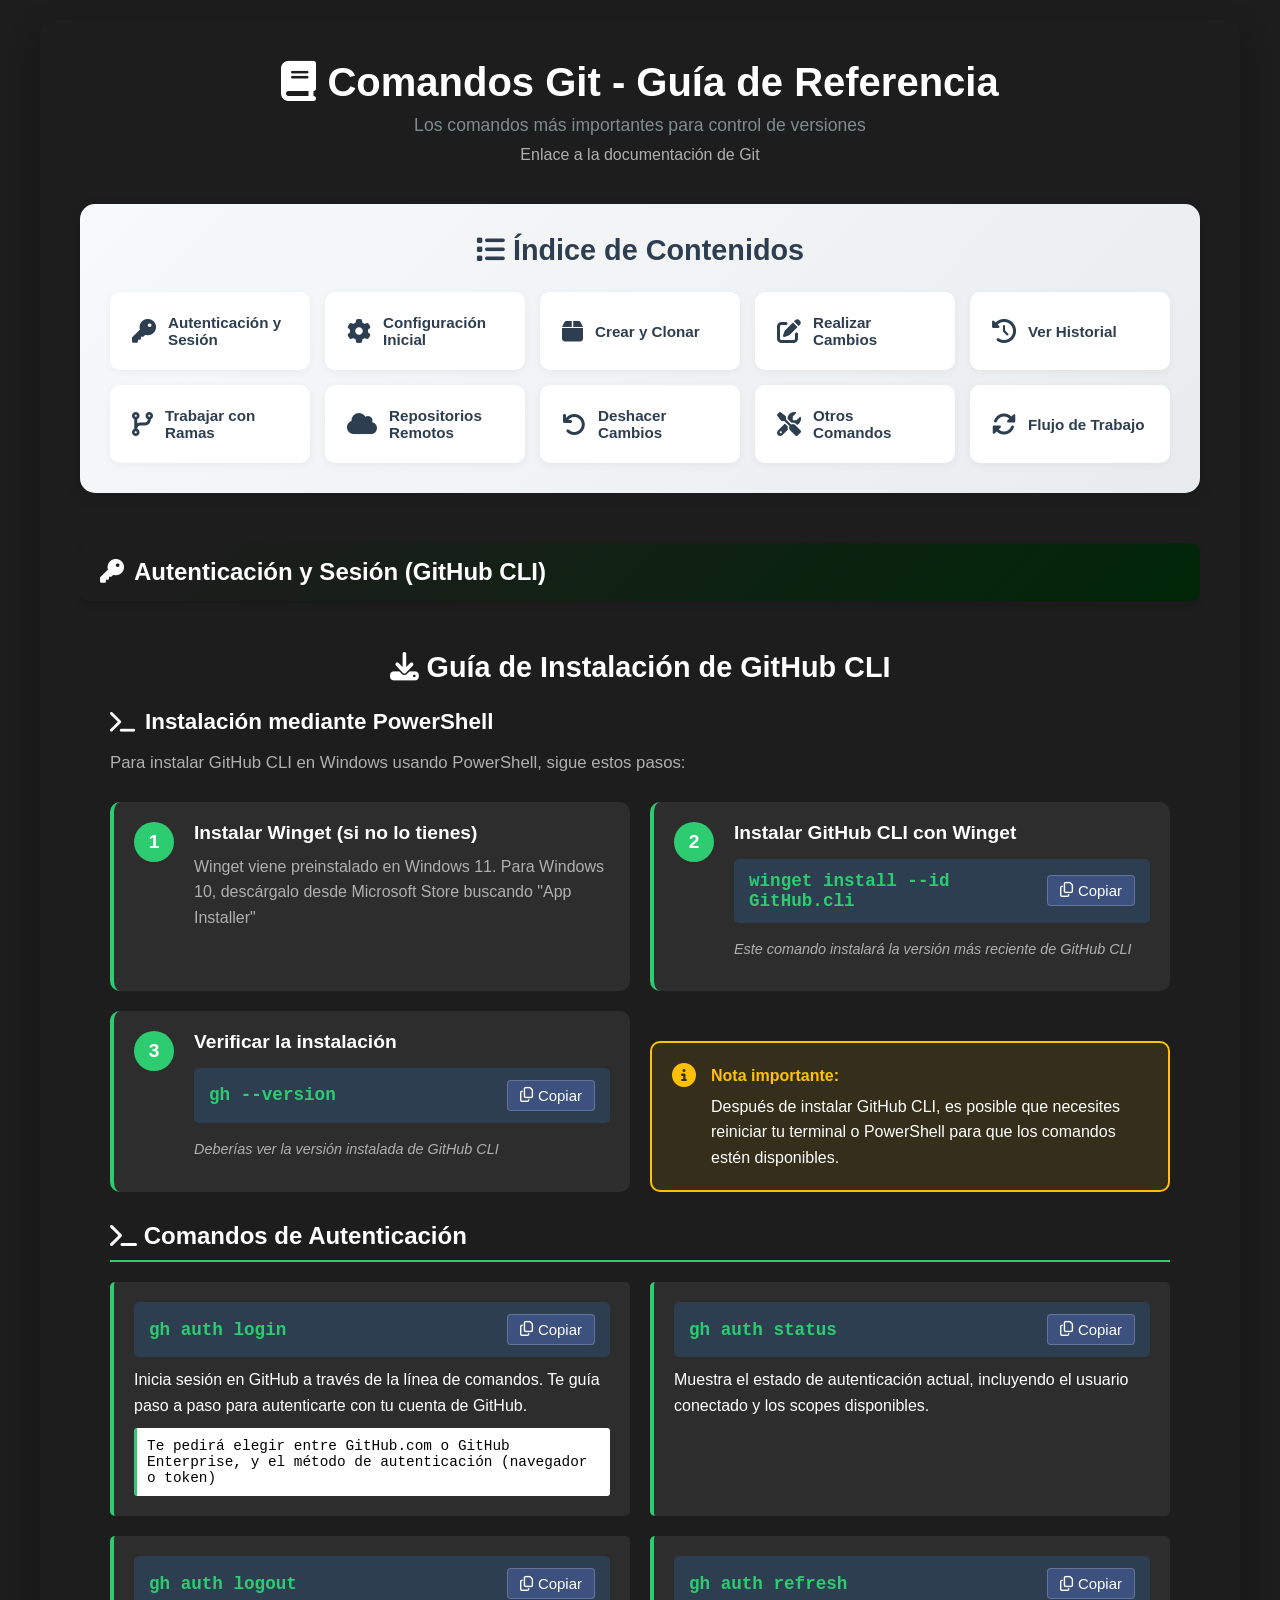
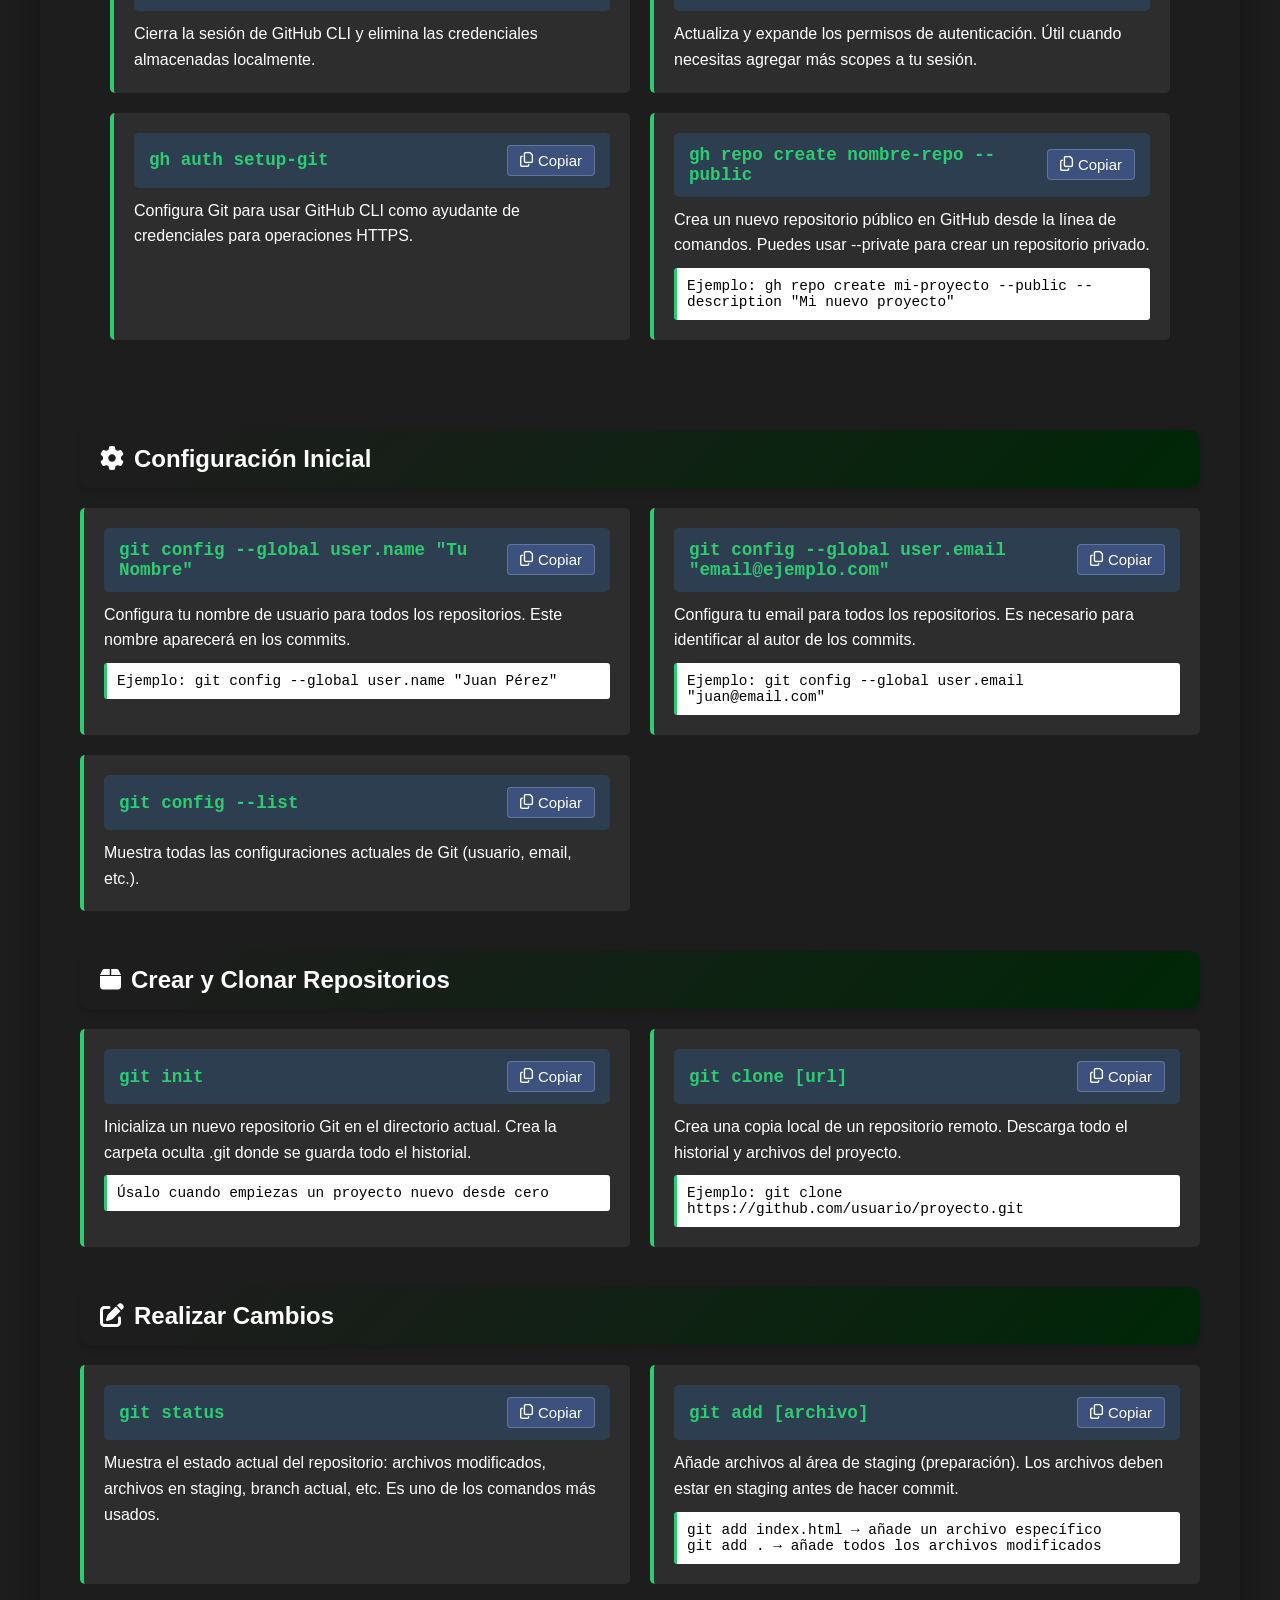
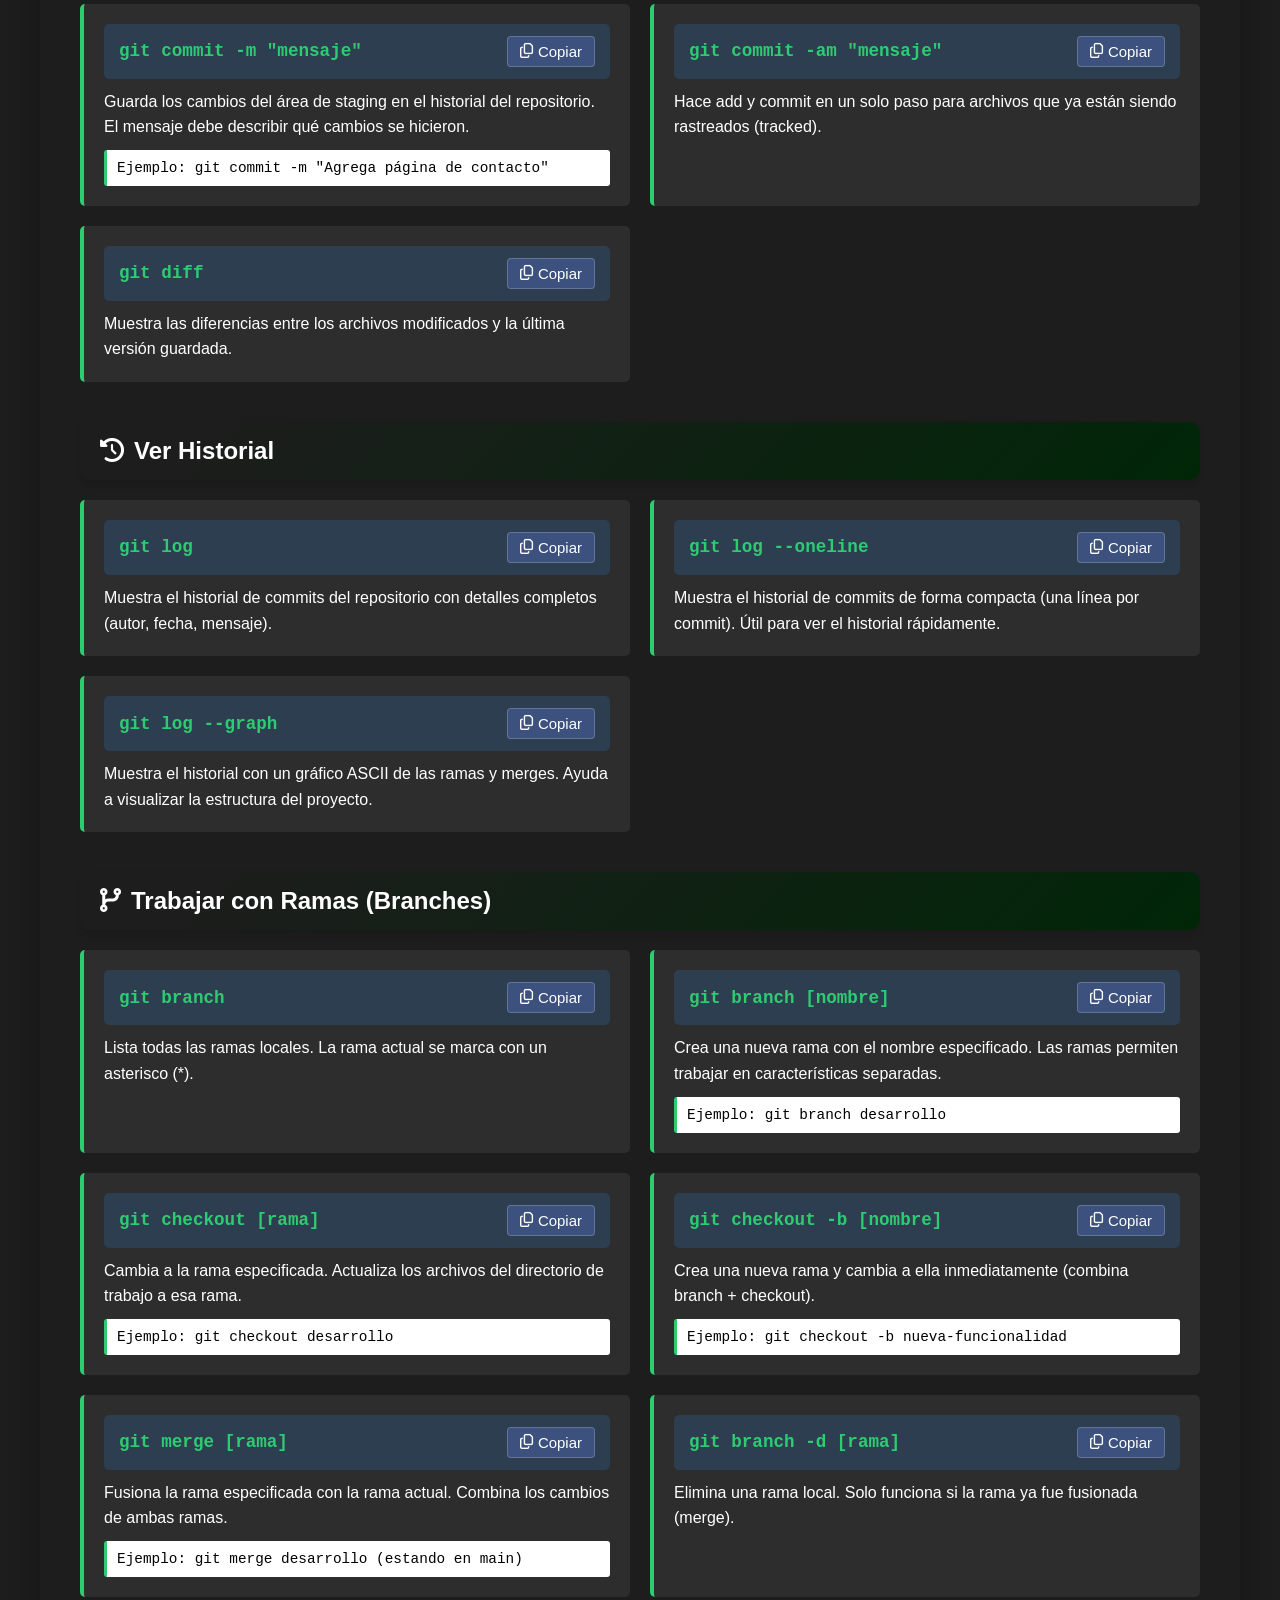
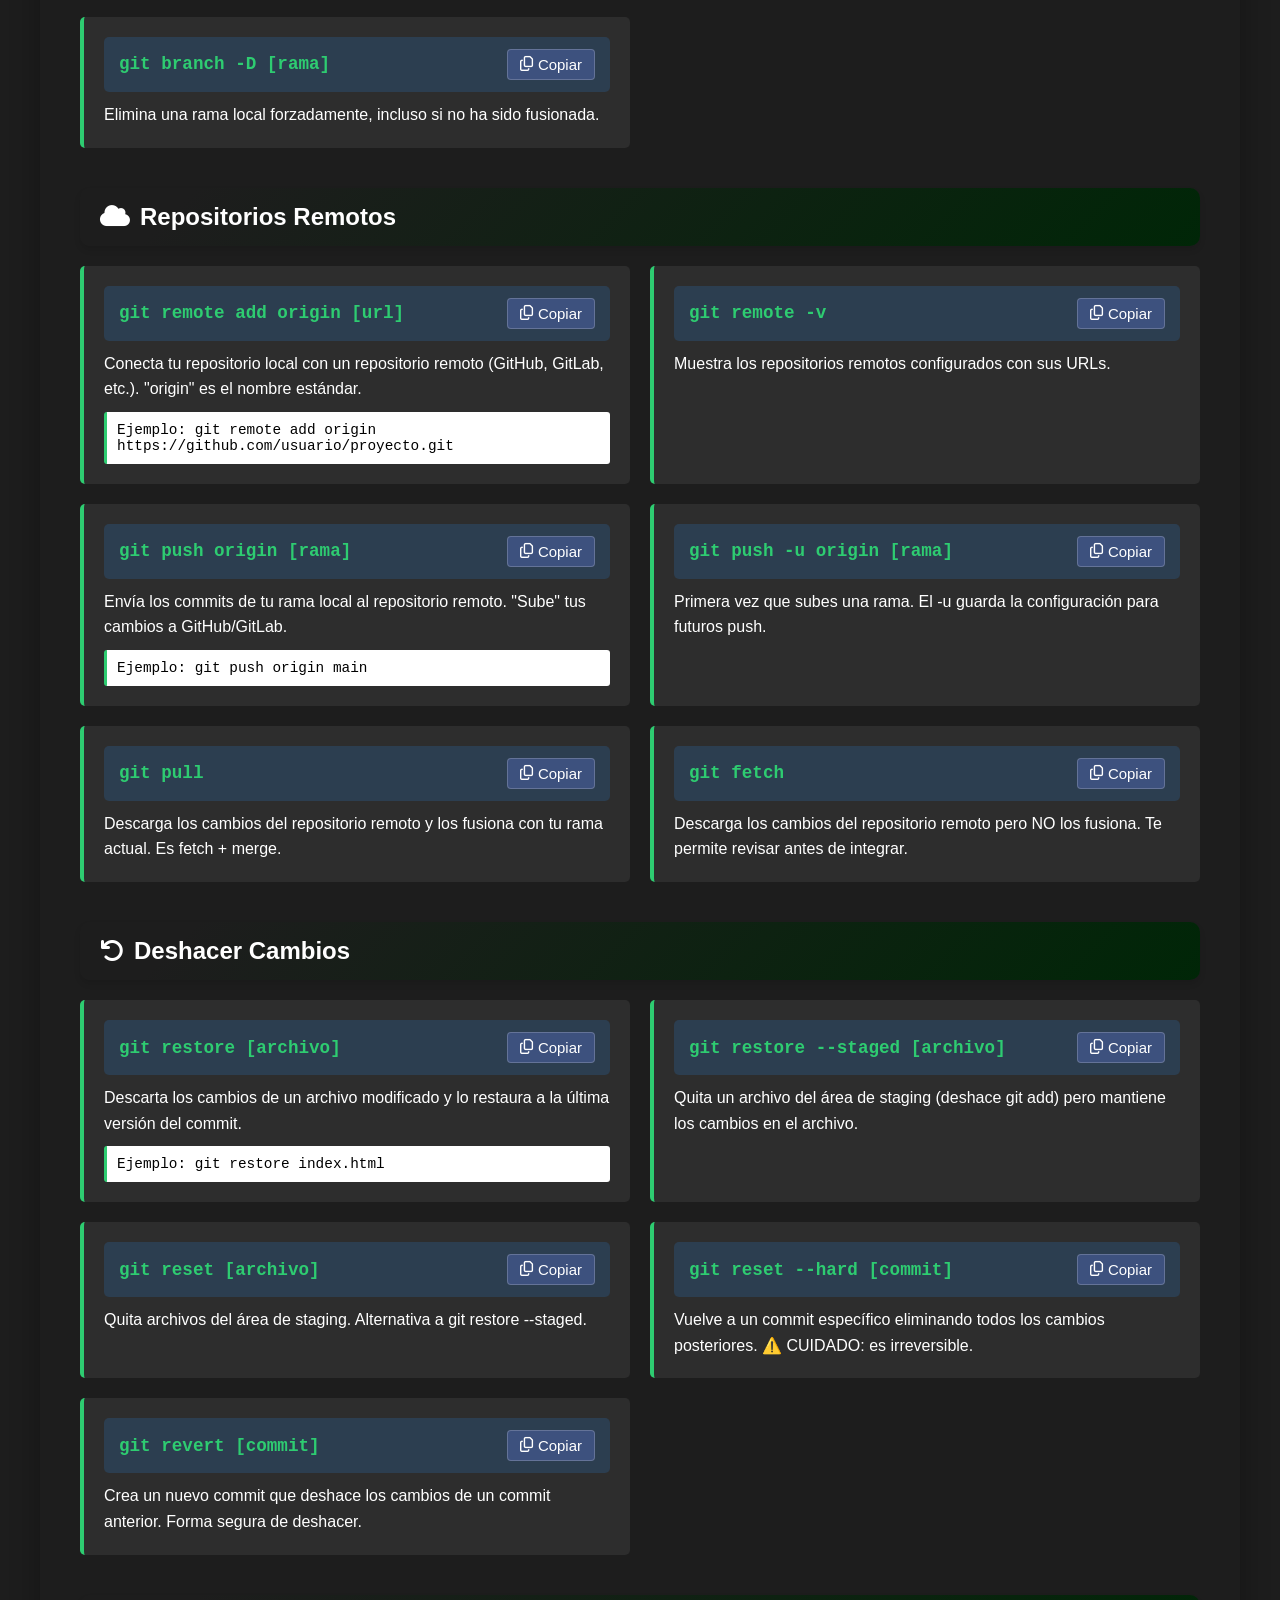
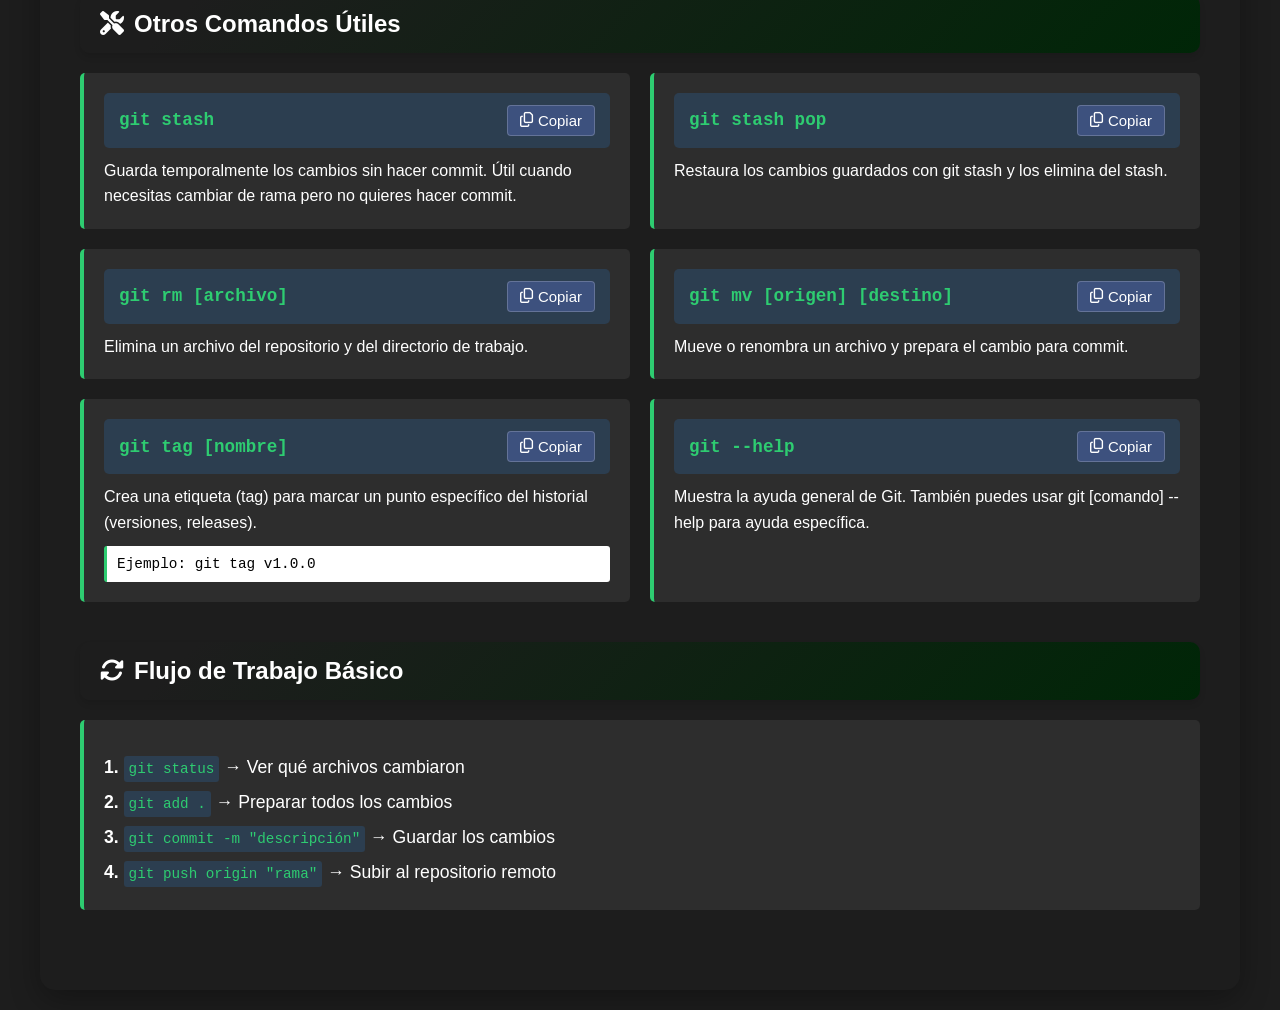
<file: index.html>
<!DOCTYPE html>
<html lang="es">
<head>
    <meta charset="UTF-8">
    <meta name="viewport" content="width=device-width, initial-scale=1.0">
    <title>Comandos Git - Guía de Referencia</title>
    <link rel="stylesheet" href="https://cdnjs.cloudflare.com/ajax/libs/font-awesome/6.4.0/css/all.min.css">
    <link rel="stylesheet" href="./assets/css/styles.css">
    <link rel="shortcut icon" href="./assets/img/https___dev-to-uploads.s3.amazonaws.com_uploads_articles_vxo9p3zpa0a5p3nrehgr.webp" type="image/x-icon">
</head>
<body>
    <div class="container">
        <h1><i class="fas fa-book"></i> Comandos Git - Guía de Referencia</h1>
        <p class="subtitle">Los comandos más importantes para control de versiones</p>
        <a class="link-doc" href="https://git-scm.com/docs">Enlace a la documentación de Git</a>

        <!-- MENÚ DE NAVEGACIÓN -->
        <nav class="menu-navegacion" id="menu">
            <h3 class="menu-title"><i class="fas fa-list"></i> Índice de Contenidos</h3>
            <div class="menu-grid">
                <a href="#autenticacion" class="menu-item">
                    <i class="fas fa-key"></i>
                    <span>Autenticación y Sesión</span>
                </a>
                <a href="#configuracion" class="menu-item">
                    <i class="fas fa-cog"></i>
                    <span>Configuración Inicial</span>
                </a>
                <a href="#crear-clonar" class="menu-item">
                    <i class="fas fa-box"></i>
                    <span>Crear y Clonar</span>
                </a>
                <a href="#cambios" class="menu-item">
                    <i class="fas fa-edit"></i>
                    <span>Realizar Cambios</span>
                </a>
                <a href="#historial" class="menu-item">
                    <i class="fas fa-history"></i>
                    <span>Ver Historial</span>
                </a>
                <a href="#ramas" class="menu-item">
                    <i class="fas fa-code-branch"></i>
                    <span>Trabajar con Ramas</span>
                </a>
                <a href="#remotos" class="menu-item">
                    <i class="fas fa-cloud"></i>
                    <span>Repositorios Remotos</span>
                </a>
                <a href="#deshacer" class="menu-item">
                    <i class="fas fa-undo"></i>
                    <span>Deshacer Cambios</span>
                </a>
                <a href="#otros" class="menu-item">
                    <i class="fas fa-tools"></i>
                    <span>Otros Comandos</span>
                </a>
                <a href="#flujo" class="menu-item">
                    <i class="fas fa-sync-alt"></i>
                    <span>Flujo de Trabajo</span>
                </a>
            </div>
        </nav>

        <!-- AUTENTICACIÓN Y SESIÓN -->
        <div class="category" id="autenticacion">
            <h2 class="category-title"><span class="icon"><i class="fas fa-key"></i></span>Autenticación y Sesión (GitHub CLI)</h2>
            
            <!-- GUÍA DE INSTALACIÓN -->
            <div class="installation-guide">
                <h3 class="installation-title"><i class="fas fa-download"></i> Guía de Instalación de GitHub CLI</h3>
                
                <div class="installation-section">
                    <h4><i class="fas fa-terminal"></i> Instalación mediante PowerShell</h4>
                    <p class="installation-desc">Para instalar GitHub CLI en Windows usando PowerShell, sigue estos pasos:</p>
                    
                    <div class="installation-steps-grid">
                        <div class="installation-step">
                            <div class="step-number">1</div>
                            <div class="step-content">
                                <h5>Instalar Winget (si no lo tienes)</h5>
                                <p>Winget viene preinstalado en Windows 11. Para Windows 10, descárgalo desde Microsoft Store buscando "App Installer"</p>
                            </div>
                        </div>

                        <div class="installation-step">
                            <div class="step-number">2</div>
                            <div class="step-content">
                                <h5>Instalar GitHub CLI con Winget</h5>
                                <div class="command">
                                    <span class="command-text">winget install --id GitHub.cli</span>
                                    <button class="copy-btn" onclick="copyCommand(this, `winget install --id GitHub.cli`)">
                                        <i class="far fa-copy"></i> Copiar
                                    </button>
                                </div>
                                <p class="step-note">Este comando instalará la versión más reciente de GitHub CLI</p>
                            </div>
                        </div>

                        <div class="installation-step">
                            <div class="step-number">3</div>
                            <div class="step-content">
                                <h5>Verificar la instalación</h5>
                                <div class="command">
                                    <span class="command-text">gh --version</span>
                                    <button class="copy-btn" onclick="copyCommand(this, `gh --version`)">
                                        <i class="far fa-copy"></i> Copiar
                                    </button>
                                </div>
                                <p class="step-note">Deberías ver la versión instalada de GitHub CLI</p>
                            </div>
                        </div>


                    <div class="installation-note">
                        <i class="fas fa-info-circle"></i>
                        <div>
                            <strong>Nota importante:</strong> Después de instalar GitHub CLI, es posible que necesites reiniciar tu terminal o PowerShell para que los comandos estén disponibles.
                        </div>
                    </div>
                </div>
            </div>

            <h3 class="commands-section-title"><i class="fas fa-terminal"></i> Comandos de Autenticación</h3>
            
            <div class="commands-grid">
            <div class="command-item">
                <div class="command-wrapper">
                    <div class="command">
                        <span class="command-text">gh auth login</span>
                        <button class="copy-btn" onclick="copyCommand(this, `gh auth login`)">
                            <i class="far fa-copy"></i> Copiar
                        </button>
                    </div>
                </div>
                <div class="description">
                    Inicia sesión en GitHub a través de la línea de comandos. Te guía paso a paso para autenticarte con tu cuenta de GitHub.
                </div>
                <div class="example">Te pedirá elegir entre GitHub.com o GitHub Enterprise, y el método de autenticación (navegador o token)</div>
            </div>

            <div class="command-item">
                <div class="command-wrapper">
                    <div class="command">
                        <span class="command-text">gh auth status</span>
                        <button class="copy-btn" onclick="copyCommand(this, `gh auth status`)">
                            <i class="far fa-copy"></i> Copiar
                        </button>
                    </div>
                </div>
                <div class="description">
                    Muestra el estado de autenticación actual, incluyendo el usuario conectado y los scopes disponibles.
                </div>
            </div>

            <div class="command-item">
                <div class="command-wrapper">
                    <div class="command">
                        <span class="command-text">gh auth logout</span>
                        <button class="copy-btn" onclick="copyCommand(this, `gh auth logout`)">
                            <i class="far fa-copy"></i> Copiar
                        </button>
                    </div>
                </div>
                <div class="description">
                    Cierra la sesión de GitHub CLI y elimina las credenciales almacenadas localmente.
                </div>
            </div>

            <div class="command-item">
                <div class="command-wrapper">
                    <div class="command">
                        <span class="command-text">gh auth refresh</span>
                        <button class="copy-btn" onclick="copyCommand(this, `gh auth refresh`)">
                            <i class="far fa-copy"></i> Copiar
                        </button>
                    </div>
                </div>
                <div class="description">
                    Actualiza y expande los permisos de autenticación. Útil cuando necesitas agregar más scopes a tu sesión.
                </div>
            </div>

            <div class="command-item">
                <div class="command-wrapper">
                    <div class="command">
                        <span class="command-text">gh auth setup-git</span>
                        <button class="copy-btn" onclick="copyCommand(this, `gh auth setup-git`)">
                            <i class="far fa-copy"></i> Copiar
                        </button>
                    </div>
                </div>
                <div class="description">
                    Configura Git para usar GitHub CLI como ayudante de credenciales para operaciones HTTPS.
                </div>
            </div>

            <div class="command-item">
                <div class="command-wrapper">
                    <div class="command">
                        <span class="command-text">gh repo create nombre-repo --public</span>
                        <button class="copy-btn" onclick="copyCommand(this, `gh repo create nombre-repo --public`)">
                            <i class="far fa-copy"></i> Copiar
                        </button>
                    </div>
                </div>
                <div class="description">
                    Crea un nuevo repositorio público en GitHub desde la línea de comandos. Puedes usar --private para crear un repositorio privado.
                </div>
                <div class="example">Ejemplo: gh repo create mi-proyecto --public --description "Mi nuevo proyecto"</div>
            </div>
            </div>
        </div>

        <!-- CONFIGURACIÓN INICIAL -->
        <div class="category" id="configuracion">
            <h2 class="category-title"><span class="icon"><i class="fas fa-cog"></i></span>Configuración Inicial</h2>
            
            <div class="commands-grid">
            <div class="command-item">
                <div class="command-wrapper">
                    <div class="command">
                        <span class="command-text">git config --global user.name "Tu Nombre"</span>
                        <button class="copy-btn" onclick="copyCommand(this, `git config --global user.name &quot;Tu Nombre&quot;`)">
                            <i class="far fa-copy"></i> Copiar
                        </button>
                    </div>
                </div>
                <div class="description">
                    Configura tu nombre de usuario para todos los repositorios. Este nombre aparecerá en los commits.
                </div>
                <div class="example">Ejemplo: git config --global user.name "Juan Pérez"</div>
            </div>

            <div class="command-item">
                <div class="command-wrapper">
                    <div class="command">
                        <span class="command-text">git config --global user.email "email@ejemplo.com"</span>
                        <button class="copy-btn" onclick="copyCommand(this, `git config --global user.email &quot;email@ejemplo.com&quot;`)">
                            <i class="far fa-copy"></i> Copiar
                        </button>
                    </div>
                </div>
                <div class="description">
                    Configura tu email para todos los repositorios. Es necesario para identificar al autor de los commits.
                </div>
                <div class="example">Ejemplo: git config --global user.email "juan@email.com"</div>
            </div>

            <div class="command-item">
                <div class="command-wrapper">
                    <div class="command">
                        <span class="command-text">git config --list</span>
                        <button class="copy-btn" onclick="copyCommand(this, `git config --list`)">
                            <i class="far fa-copy"></i> Copiar
                        </button>
                    </div>
                </div>
                <div class="description">
                    Muestra todas las configuraciones actuales de Git (usuario, email, etc.).
                </div>
            </div>
            </div>
        </div>

        <!-- CREAR Y CLONAR REPOSITORIOS -->
        <div class="category" id="crear-clonar">
            <h2 class="category-title"><span class="icon"><i class="fas fa-box"></i></span>Crear y Clonar Repositorios</h2>
            
            <div class="commands-grid">
            <div class="command-item">
                <div class="command-wrapper">
                    <div class="command">
                        <span class="command-text">git init</span>
                        <button class="copy-btn" onclick="copyCommand(this, `git init`)">
                            <i class="far fa-copy"></i> Copiar
                        </button>
                    </div>
                </div>
                <div class="description">
                    Inicializa un nuevo repositorio Git en el directorio actual. Crea la carpeta oculta .git donde se guarda todo el historial.
                </div>
                <div class="example">Úsalo cuando empiezas un proyecto nuevo desde cero</div>
            </div>

            <div class="command-item">
                <div class="command-wrapper">
                    <div class="command">
                        <span class="command-text">git clone [url]</span>
                        <button class="copy-btn" onclick="copyCommand(this, `git clone [url]`)">
                            <i class="far fa-copy"></i> Copiar
                        </button>
                    </div>
                </div>
                <div class="description">
                    Crea una copia local de un repositorio remoto. Descarga todo el historial y archivos del proyecto.
                </div>
                <div class="example">Ejemplo: git clone https://github.com/usuario/proyecto.git</div>
            </div>
            </div>
        </div>

        <!-- CAMBIOS BÁSICOS -->
        <div class="category" id="cambios">
            <h2 class="category-title"><span class="icon"><i class="fas fa-edit"></i></span>Realizar Cambios</h2>
            
            <div class="commands-grid">
            <div class="command-item">
                <div class="command-wrapper">
                    <div class="command">
                        <span class="command-text">git status</span>
                        <button class="copy-btn" onclick="copyCommand(this, `git status`)">
                            <i class="far fa-copy"></i> Copiar
                        </button>
                    </div>
                </div>
                <div class="description">
                    Muestra el estado actual del repositorio: archivos modificados, archivos en staging, branch actual, etc. Es uno de los comandos más usados.
                </div>
            </div>

            <div class="command-item">
                <div class="command-wrapper">
                    <div class="command">
                        <span class="command-text">git add [archivo]</span>
                        <button class="copy-btn" onclick="copyCommand(this, `git add [archivo]`)">
                            <i class="far fa-copy"></i> Copiar
                        </button>
                    </div>
                </div>
                <div class="description">
                    Añade archivos al área de staging (preparación). Los archivos deben estar en staging antes de hacer commit.
                </div>
                <div class="example">
                    git add index.html → añade un archivo específico<br>
                    git add . → añade todos los archivos modificados
                </div>
            </div>

            <div class="command-item">
                <div class="command-wrapper">
                    <div class="command">
                        <span class="command-text">git commit -m "mensaje"</span>
                        <button class="copy-btn" onclick="copyCommand(this, `git commit -m &quot;mensaje&quot;`)">
                            <i class="far fa-copy"></i> Copiar
                        </button>
                    </div>
                </div>
                <div class="description">
                    Guarda los cambios del área de staging en el historial del repositorio. El mensaje debe describir qué cambios se hicieron.
                </div>
                <div class="example">Ejemplo: git commit -m "Agrega página de contacto"</div>
            </div>

            <div class="command-item">
                <div class="command-wrapper">
                    <div class="command">
                        <span class="command-text">git commit -am "mensaje"</span>
                        <button class="copy-btn" onclick="copyCommand(this, `git commit -am &quot;mensaje&quot;`)">
                            <i class="far fa-copy"></i> Copiar
                        </button>
                    </div>
                </div>
                <div class="description">
                    Hace add y commit en un solo paso para archivos que ya están siendo rastreados (tracked).
                </div>
            </div>

            <div class="command-item">
                <div class="command-wrapper">
                    <div class="command">
                        <span class="command-text">git diff</span>
                        <button class="copy-btn" onclick="copyCommand(this, `git diff`)">
                            <i class="far fa-copy"></i> Copiar
                        </button>
                    </div>
                </div>
                <div class="description">
                    Muestra las diferencias entre los archivos modificados y la última versión guardada.
                </div>
            </div>
            </div>
        </div>

        <!-- HISTORIAL -->
        <div class="category" id="historial">
            <h2 class="category-title"><span class="icon"><i class="fas fa-history"></i></span>Ver Historial</h2>
            
            <div class="commands-grid">
            <div class="command-item">
                <div class="command-wrapper">
                    <div class="command">
                        <span class="command-text">git log</span>
                        <button class="copy-btn" onclick="copyCommand(this, `git log`)">
                            <i class="far fa-copy"></i> Copiar
                        </button>
                    </div>
                </div>
                <div class="description">
                    Muestra el historial de commits del repositorio con detalles completos (autor, fecha, mensaje).
                </div>
            </div>

            <div class="command-item">
                <div class="command-wrapper">
                    <div class="command">
                        <span class="command-text">git log --oneline</span>
                        <button class="copy-btn" onclick="copyCommand(this, `git log --oneline`)">
                            <i class="far fa-copy"></i> Copiar
                        </button>
                    </div>
                </div>
                <div class="description">
                    Muestra el historial de commits de forma compacta (una línea por commit). Útil para ver el historial rápidamente.
                </div>
            </div>

            <div class="command-item">
                <div class="command-wrapper">
                    <div class="command">
                        <span class="command-text">git log --graph</span>
                        <button class="copy-btn" onclick="copyCommand(this, `git log --graph`)">
                            <i class="far fa-copy"></i> Copiar
                        </button>
                    </div>
                </div>
                <div class="description">
                    Muestra el historial con un gráfico ASCII de las ramas y merges. Ayuda a visualizar la estructura del proyecto.
                </div>
            </div>
            </div>
        </div>

        <!-- RAMAS (BRANCHES) -->
        <div class="category" id="ramas">
            <h2 class="category-title"><span class="icon"><i class="fas fa-code-branch"></i></span>Trabajar con Ramas (Branches)</h2>
            
            <div class="commands-grid">
            <div class="command-item">
                <div class="command-wrapper">
                    <div class="command">
                        <span class="command-text">git branch</span>
                        <button class="copy-btn" onclick="copyCommand(this, `git branch`)">
                            <i class="far fa-copy"></i> Copiar
                        </button>
                    </div>
                </div>
                <div class="description">
                    Lista todas las ramas locales. La rama actual se marca con un asterisco (*).
                </div>
            </div>

            <div class="command-item">
                <div class="command-wrapper">
                    <div class="command">
                        <span class="command-text">git branch [nombre]</span>
                        <button class="copy-btn" onclick="copyCommand(this, `git branch [nombre]`)">
                            <i class="far fa-copy"></i> Copiar
                        </button>
                    </div>
                </div>
                <div class="description">
                    Crea una nueva rama con el nombre especificado. Las ramas permiten trabajar en características separadas.
                </div>
                <div class="example">Ejemplo: git branch desarrollo</div>
            </div>

            <div class="command-item">
                <div class="command-wrapper">
                    <div class="command">
                        <span class="command-text">git checkout [rama]</span>
                        <button class="copy-btn" onclick="copyCommand(this, `git checkout [rama]`)">
                            <i class="far fa-copy"></i> Copiar
                        </button>
                    </div>
                </div>
                <div class="description">
                    Cambia a la rama especificada. Actualiza los archivos del directorio de trabajo a esa rama.
                </div>
                <div class="example">Ejemplo: git checkout desarrollo</div>
            </div>

            <div class="command-item">
                <div class="command-wrapper">
                    <div class="command">
                        <span class="command-text">git checkout -b [nombre]</span>
                        <button class="copy-btn" onclick="copyCommand(this, `git checkout -b [nombre]`)">
                            <i class="far fa-copy"></i> Copiar
                        </button>
                    </div>
                </div>
                <div class="description">
                    Crea una nueva rama y cambia a ella inmediatamente (combina branch + checkout).
                </div>
                <div class="example">Ejemplo: git checkout -b nueva-funcionalidad</div>
            </div>

            <div class="command-item">
                <div class="command-wrapper">
                    <div class="command">
                        <span class="command-text">git merge [rama]</span>
                        <button class="copy-btn" onclick="copyCommand(this, `git merge [rama]`)">
                            <i class="far fa-copy"></i> Copiar
                        </button>
                    </div>
                </div>
                <div class="description">
                    Fusiona la rama especificada con la rama actual. Combina los cambios de ambas ramas.
                </div>
                <div class="example">Ejemplo: git merge desarrollo (estando en main)</div>
            </div>

            <div class="command-item">
                <div class="command-wrapper">
                    <div class="command">
                        <span class="command-text">git branch -d [rama]</span>
                        <button class="copy-btn" onclick="copyCommand(this, `git branch -d [rama]`)">
                            <i class="far fa-copy"></i> Copiar
                        </button>
                    </div>
                </div>
                <div class="description">
                    Elimina una rama local. Solo funciona si la rama ya fue fusionada (merge).
                </div>
            </div>

            <div class="command-item">
                <div class="command-wrapper">
                    <div class="command">
                        <span class="command-text">git branch -D [rama]</span>
                        <button class="copy-btn" onclick="copyCommand(this, `git branch -D [rama]`)">
                            <i class="far fa-copy"></i> Copiar
                        </button>
                    </div>
                </div>
                <div class="description">
                    Elimina una rama local forzadamente, incluso si no ha sido fusionada.
                </div>
            </div>
            </div>
        </div>

        <!-- REPOSITORIOS REMOTOS -->
        <div class="category" id="remotos">
            <h2 class="category-title"><span class="icon"><i class="fas fa-cloud"></i></span>Repositorios Remotos</h2>
            
            <div class="commands-grid">
            <div class="command-item">
                <div class="command-wrapper">
                    <div class="command">
                        <span class="command-text">git remote add origin [url]</span>
                        <button class="copy-btn" onclick="copyCommand(this, `git remote add origin [url]`)">
                            <i class="far fa-copy"></i> Copiar
                        </button>
                    </div>
                </div>
                <div class="description">
                    Conecta tu repositorio local con un repositorio remoto (GitHub, GitLab, etc.). "origin" es el nombre estándar.
                </div>
                <div class="example">Ejemplo: git remote add origin https://github.com/usuario/proyecto.git</div>
            </div>

            <div class="command-item">
                <div class="command-wrapper">
                    <div class="command">
                        <span class="command-text">git remote -v</span>
                        <button class="copy-btn" onclick="copyCommand(this, `git remote -v`)">
                            <i class="far fa-copy"></i> Copiar
                        </button>
                    </div>
                </div>
                <div class="description">
                    Muestra los repositorios remotos configurados con sus URLs.
                </div>
            </div>

            <div class="command-item">
                <div class="command-wrapper">
                    <div class="command">
                        <span class="command-text">git push origin [rama]</span>
                        <button class="copy-btn" onclick="copyCommand(this, `git push origin [rama]`)">
                            <i class="far fa-copy"></i> Copiar
                        </button>
                    </div>
                </div>
                <div class="description">
                    Envía los commits de tu rama local al repositorio remoto. "Sube" tus cambios a GitHub/GitLab.
                </div>
                <div class="example">Ejemplo: git push origin main</div>
            </div>

            <div class="command-item">
                <div class="command-wrapper">
                    <div class="command">
                        <span class="command-text">git push -u origin [rama]</span>
                        <button class="copy-btn" onclick="copyCommand(this, `git push -u origin [rama]`)">
                            <i class="far fa-copy"></i> Copiar
                        </button>
                    </div>
                </div>
                <div class="description">
                    Primera vez que subes una rama. El -u guarda la configuración para futuros push.
                </div>
            </div>

            <div class="command-item">
                <div class="command-wrapper">
                    <div class="command">
                        <span class="command-text">git pull</span>
                        <button class="copy-btn" onclick="copyCommand(this, `git pull`)">
                            <i class="far fa-copy"></i> Copiar
                        </button>
                    </div>
                </div>
                <div class="description">
                    Descarga los cambios del repositorio remoto y los fusiona con tu rama actual. Es fetch + merge.
                </div>
            </div>

            <div class="command-item">
                <div class="command-wrapper">
                    <div class="command">
                        <span class="command-text">git fetch</span>
                        <button class="copy-btn" onclick="copyCommand(this, `git fetch`)">
                            <i class="far fa-copy"></i> Copiar
                        </button>
                    </div>
                </div>
                <div class="description">
                    Descarga los cambios del repositorio remoto pero NO los fusiona. Te permite revisar antes de integrar.
                </div>
            </div>
            </div>
        </div>

        <!-- DESHACER CAMBIOS -->
        <div class="category" id="deshacer">
            <h2 class="category-title"><span class="icon"><i class="fas fa-undo"></i></span>Deshacer Cambios</h2>
            
            <div class="commands-grid">
            <div class="command-item">
                <div class="command-wrapper">
                    <div class="command">
                        <span class="command-text">git restore [archivo]</span>
                        <button class="copy-btn" onclick="copyCommand(this, `git restore [archivo]`)">
                            <i class="far fa-copy"></i> Copiar
                        </button>
                    </div>
                </div>
                <div class="description">
                    Descarta los cambios de un archivo modificado y lo restaura a la última versión del commit.
                </div>
                <div class="example">Ejemplo: git restore index.html</div>
            </div>

            <div class="command-item">
                <div class="command-wrapper">
                    <div class="command">
                        <span class="command-text">git restore --staged [archivo]</span>
                        <button class="copy-btn" onclick="copyCommand(this, `git restore --staged [archivo]`)">
                            <i class="far fa-copy"></i> Copiar
                        </button>
                    </div>
                </div>
                <div class="description">
                    Quita un archivo del área de staging (deshace git add) pero mantiene los cambios en el archivo.
                </div>
            </div>

            <div class="command-item">
                <div class="command-wrapper">
                    <div class="command">
                        <span class="command-text">git reset [archivo]</span>
                        <button class="copy-btn" onclick="copyCommand(this, `git reset [archivo]`)">
                            <i class="far fa-copy"></i> Copiar
                        </button>
                    </div>
                </div>
                <div class="description">
                    Quita archivos del área de staging. Alternativa a git restore --staged.
                </div>
            </div>

            <div class="command-item">
                <div class="command-wrapper">
                    <div class="command">
                        <span class="command-text">git reset --hard [commit]</span>
                        <button class="copy-btn" onclick="copyCommand(this, `git reset --hard [commit]`)">
                            <i class="far fa-copy"></i> Copiar
                        </button>
                    </div>
                </div>
                <div class="description">
                    Vuelve a un commit específico eliminando todos los cambios posteriores. ⚠️ CUIDADO: es irreversible.
                </div>
            </div>

            <div class="command-item">
                <div class="command-wrapper">
                    <div class="command">
                        <span class="command-text">git revert [commit]</span>
                        <button class="copy-btn" onclick="copyCommand(this, `git revert [commit]`)">
                            <i class="far fa-copy"></i> Copiar
                        </button>
                    </div>
                </div>
                <div class="description">
                    Crea un nuevo commit que deshace los cambios de un commit anterior. Forma segura de deshacer.
                </div>
            </div>
            </div>
        </div>

        <!-- OTROS COMANDOS ÚTILES -->
        <div class="category" id="otros">
            <h2 class="category-title"><span class="icon"><i class="fas fa-tools"></i></span>Otros Comandos Útiles</h2>
            
            <div class="commands-grid">
            <div class="command-item">
                <div class="command-wrapper">
                    <div class="command">
                        <span class="command-text">git stash</span>
                        <button class="copy-btn" onclick="copyCommand(this, `git stash`)">
                            <i class="far fa-copy"></i> Copiar
                        </button>
                    </div>
                </div>
                <div class="description">
                    Guarda temporalmente los cambios sin hacer commit. Útil cuando necesitas cambiar de rama pero no quieres hacer commit.
                </div>
            </div>

            <div class="command-item">
                <div class="command-wrapper">
                    <div class="command">
                        <span class="command-text">git stash pop</span>
                        <button class="copy-btn" onclick="copyCommand(this, `git stash pop`)">
                            <i class="far fa-copy"></i> Copiar
                        </button>
                    </div>
                </div>
                <div class="description">
                    Restaura los cambios guardados con git stash y los elimina del stash.
                </div>
            </div>

            <div class="command-item">
                <div class="command-wrapper">
                    <div class="command">
                        <span class="command-text">git rm [archivo]</span>
                        <button class="copy-btn" onclick="copyCommand(this, `git rm [archivo]`)">
                            <i class="far fa-copy"></i> Copiar
                        </button>
                    </div>
                </div>
                <div class="description">
                    Elimina un archivo del repositorio y del directorio de trabajo.
                </div>
            </div>

            <div class="command-item">
                <div class="command-wrapper">
                    <div class="command">
                        <span class="command-text">git mv [origen] [destino]</span>
                        <button class="copy-btn" onclick="copyCommand(this, `git mv [origen] [destino]`)">
                            <i class="far fa-copy"></i> Copiar
                        </button>
                    </div>
                </div>
                <div class="description">
                    Mueve o renombra un archivo y prepara el cambio para commit.
                </div>
            </div>

            <div class="command-item">
                <div class="command-wrapper">
                    <div class="command">
                        <span class="command-text">git tag [nombre]</span>
                        <button class="copy-btn" onclick="copyCommand(this, `git tag [nombre]`)">
                            <i class="far fa-copy"></i> Copiar
                        </button>
                    </div>
                </div>
                <div class="description">
                    Crea una etiqueta (tag) para marcar un punto específico del historial (versiones, releases).
                </div>
                <div class="example">Ejemplo: git tag v1.0.0</div>
            </div>

            <div class="command-item">
                <div class="command-wrapper">
                    <div class="command">
                        <span class="command-text">git --help</span>
                        <button class="copy-btn" onclick="copyCommand(this, `git --help`)">
                            <i class="far fa-copy"></i> Copiar
                        </button>
                    </div>
                </div>
                <div class="description">
                    Muestra la ayuda general de Git. También puedes usar git [comando] --help para ayuda específica.
                </div>
            </div>
            </div>
        </div>

        <!-- FLUJO BÁSICO -->
        <div class="category" id="flujo">
            <h2 class="category-title"><span class="icon"><i class="fas fa-sync-alt"></i></span>Flujo de Trabajo Básico</h2>
            
            <div class="command-item">
                <div class="description" style="font-size: 1.1em; line-height: 2;">
                    <strong>1.</strong> <code style="background: #2c3e50; color: #2ecc71; padding: 5px; border-radius: 3px;">git status</code> → Ver qué archivos cambiaron<br>
                    <strong>2.</strong> <code style="background: #2c3e50; color: #2ecc71; padding: 5px; border-radius: 3px;">git add .</code> → Preparar todos los cambios<br>
                    <strong>3.</strong> <code style="background: #2c3e50; color: #2ecc71; padding: 5px; border-radius: 3px;">git commit -m "descripción"</code> → Guardar los cambios<br>
                    <strong>4.</strong> <code style="background: #2c3e50; color: #2ecc71; padding: 5px; border-radius: 3px;">git push origin "rama"</code> → Subir al repositorio remoto
                </div>
            </div>
        </div>

    </div>

    <!-- BOTÓN FLOTANTE VOLVER AL MENÚ -->
    <a href="#menu" class="btn-volver-menu" id="btnVolverMenu" title="Volver al menú">
        <i class="fas fa-arrow-up"></i>
    </a>

    <script>
        function copyCommand(button, command) {
            // Copiar al portapapeles
            navigator.clipboard.writeText(command).then(() => {
                // Cambiar el texto y estilo del botón
                const originalHTML = button.innerHTML;
                button.innerHTML = '<i class="fas fa-check"></i> Copiado';
                button.classList.add('copied');
                
                // Volver al estado original después de 2 segundos
                setTimeout(() => {
                    button.innerHTML = originalHTML;
                    button.classList.remove('copied');
                }, 2000);
            }).catch(err => {
                console.error('Error al copiar:', err);
                alert('No se pudo copiar el comando');
            });
        }

        // Mostrar/ocultar botón flotante según el scroll
        window.addEventListener('scroll', function() {
            const btnVolver = document.getElementById('btnVolverMenu');
            if (window.scrollY > 400) {
                btnVolver.classList.add('visible');
            } else {
                btnVolver.classList.remove('visible');
            }
        });

        // Scroll suave para los enlaces del menú
        document.querySelectorAll('a[href^="#"]').forEach(anchor => {
            anchor.addEventListener('click', function (e) {
                e.preventDefault();
                const target = document.querySelector(this.getAttribute('href'));
                if (target) {
                    target.scrollIntoView({
                        behavior: 'smooth',
                        block: 'start'
                    });
                }
            });
        });
    </script>
</body>
</html>
</file>
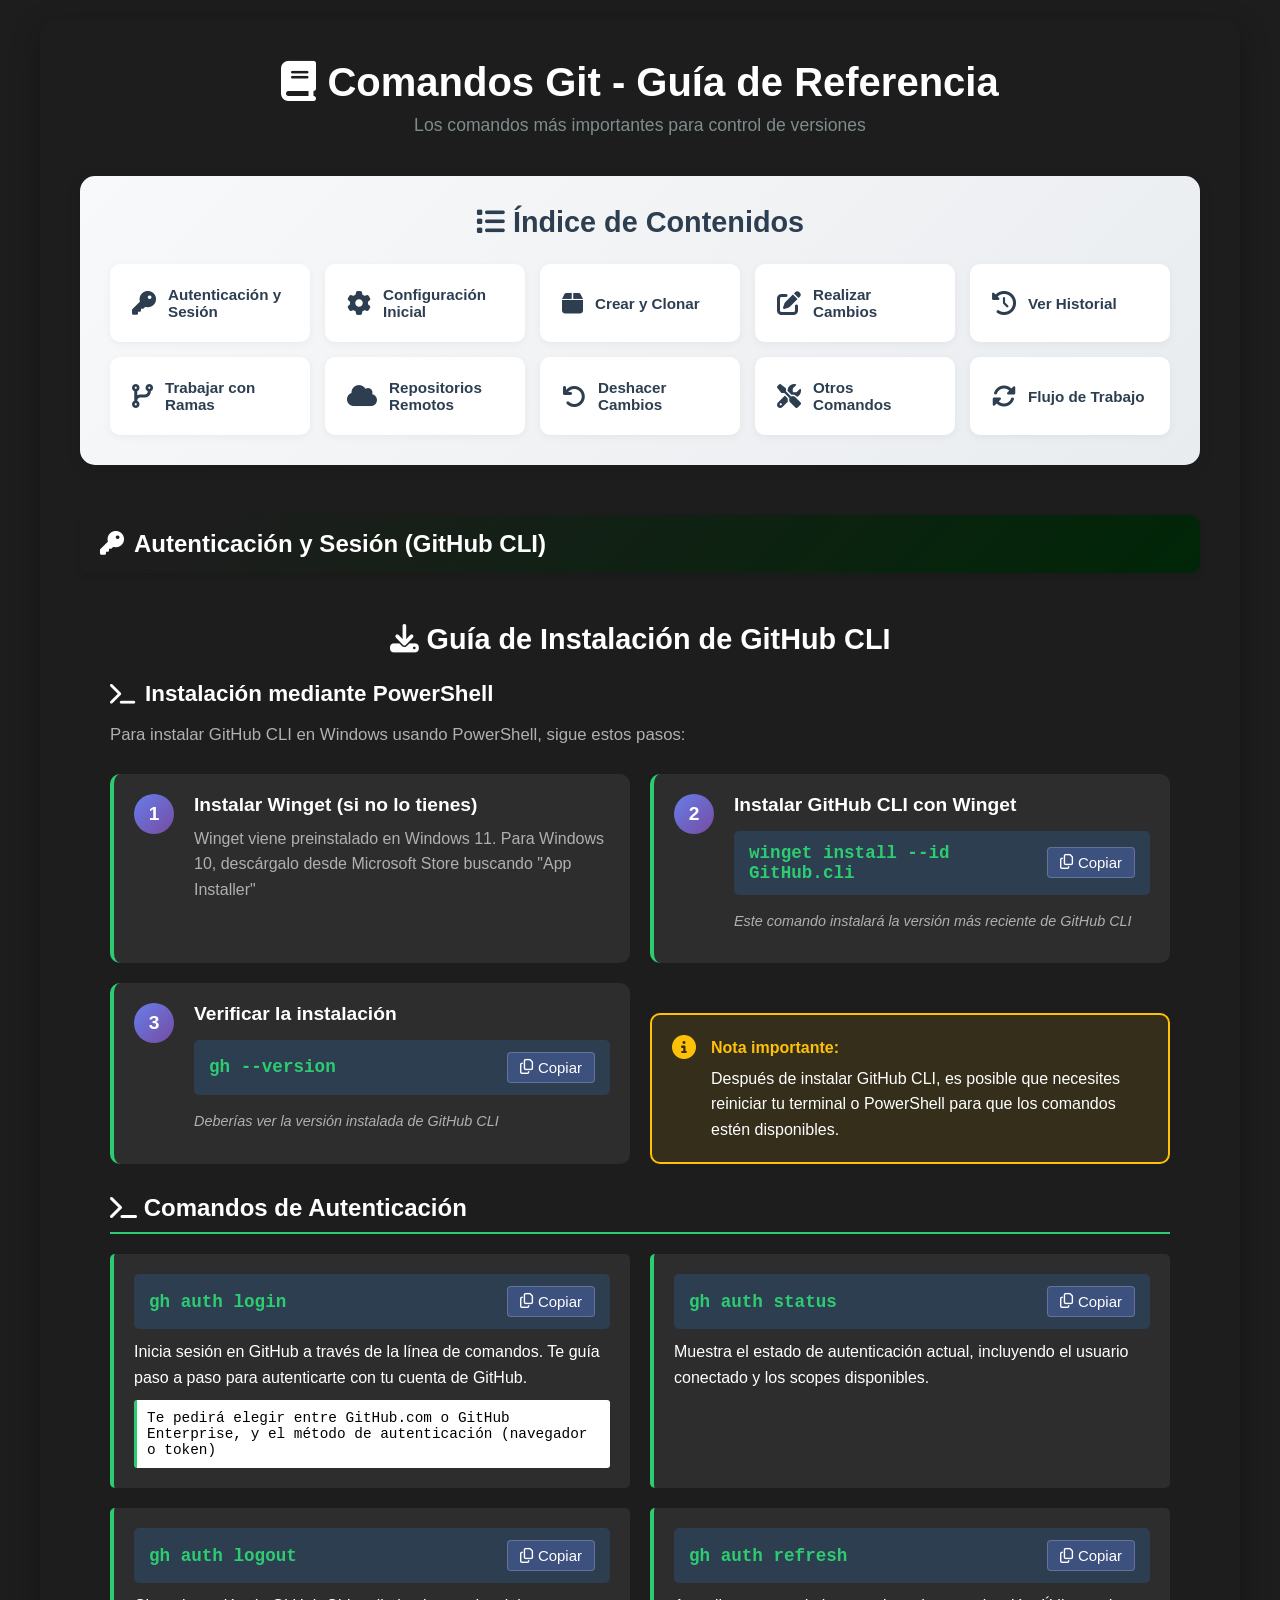
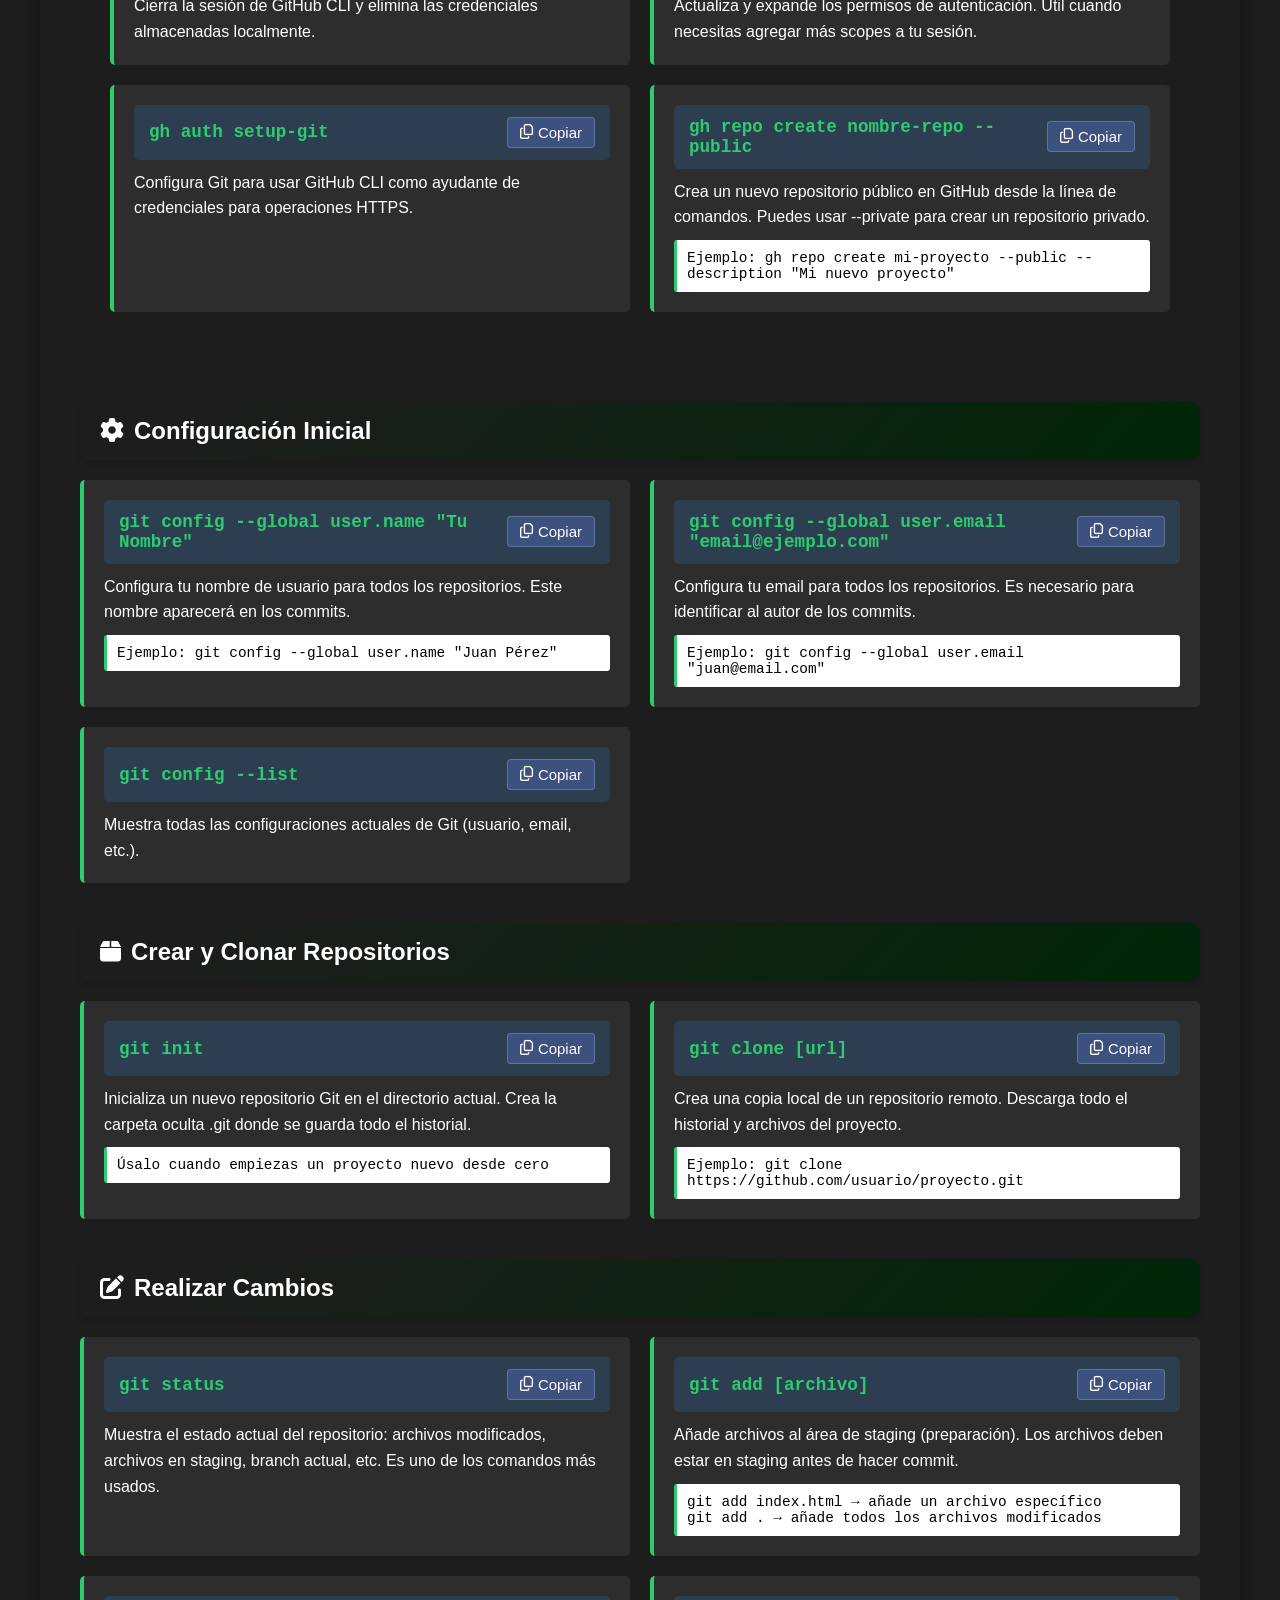
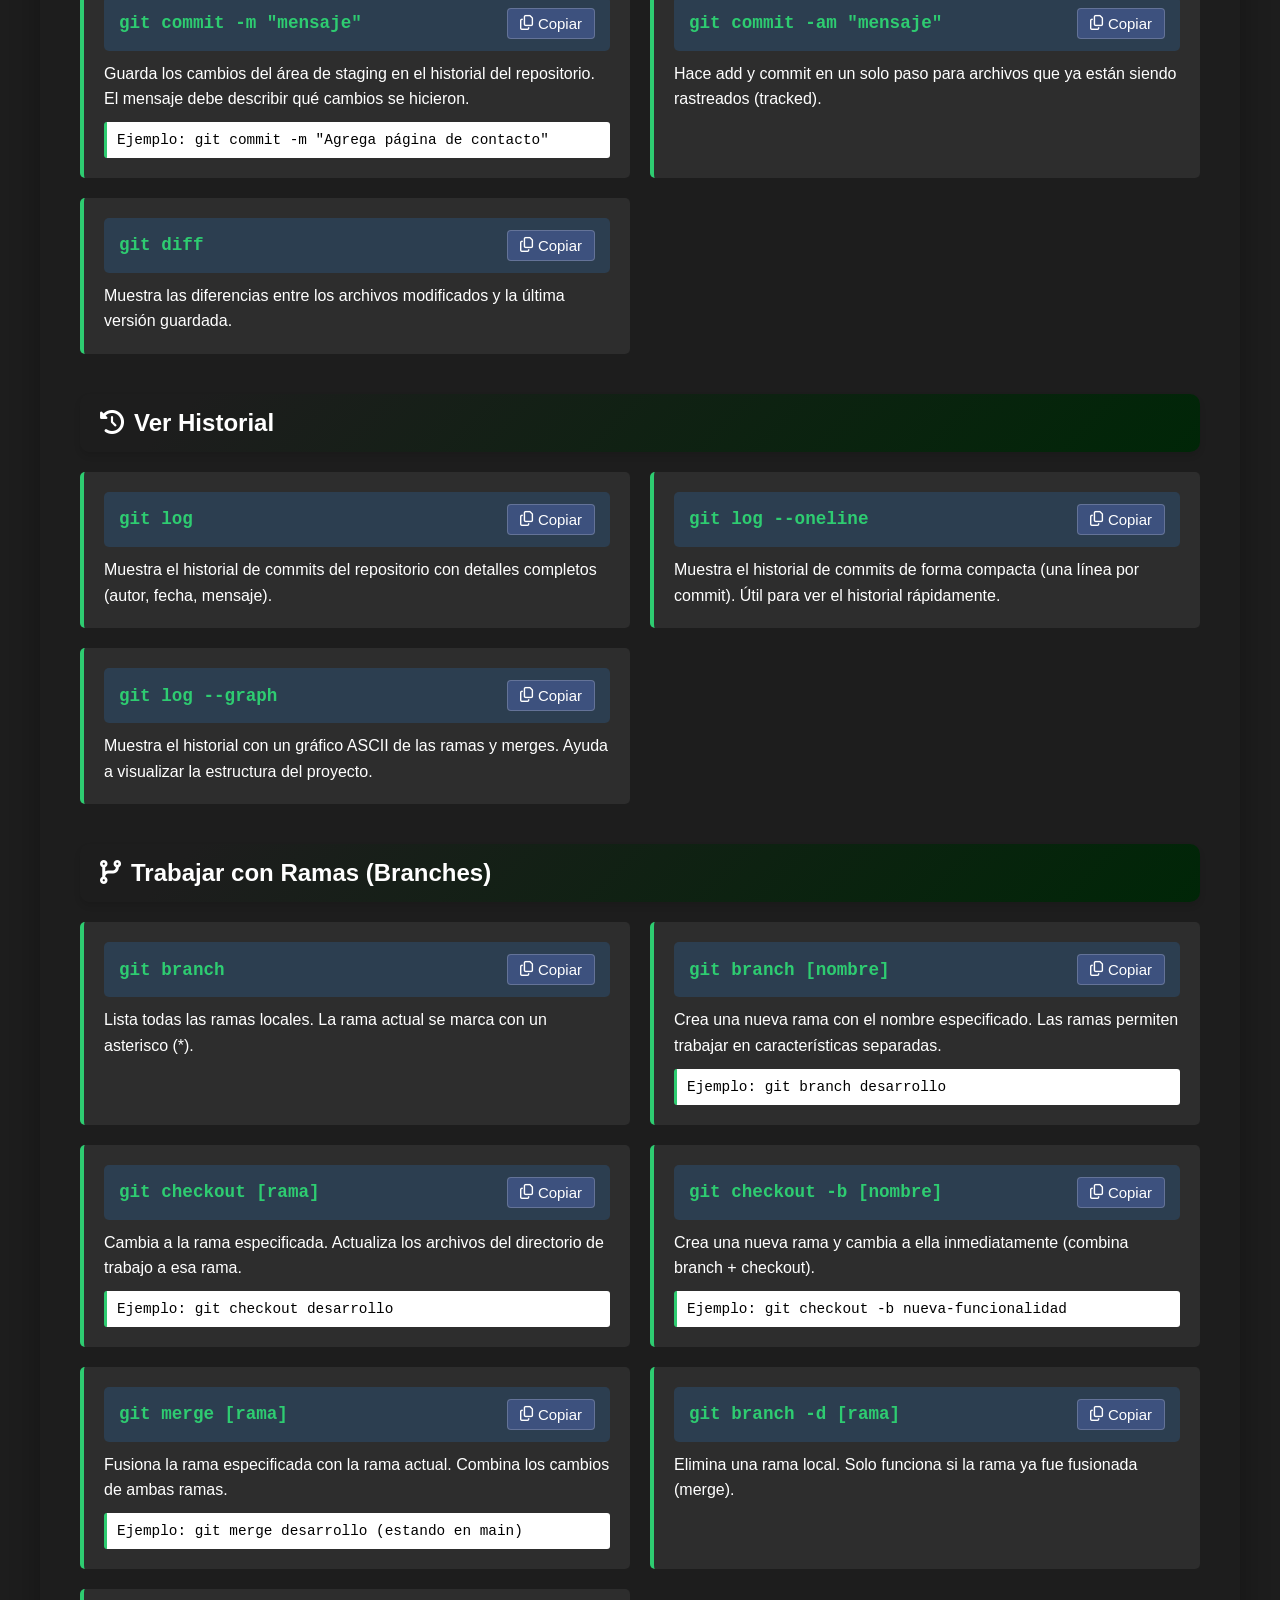
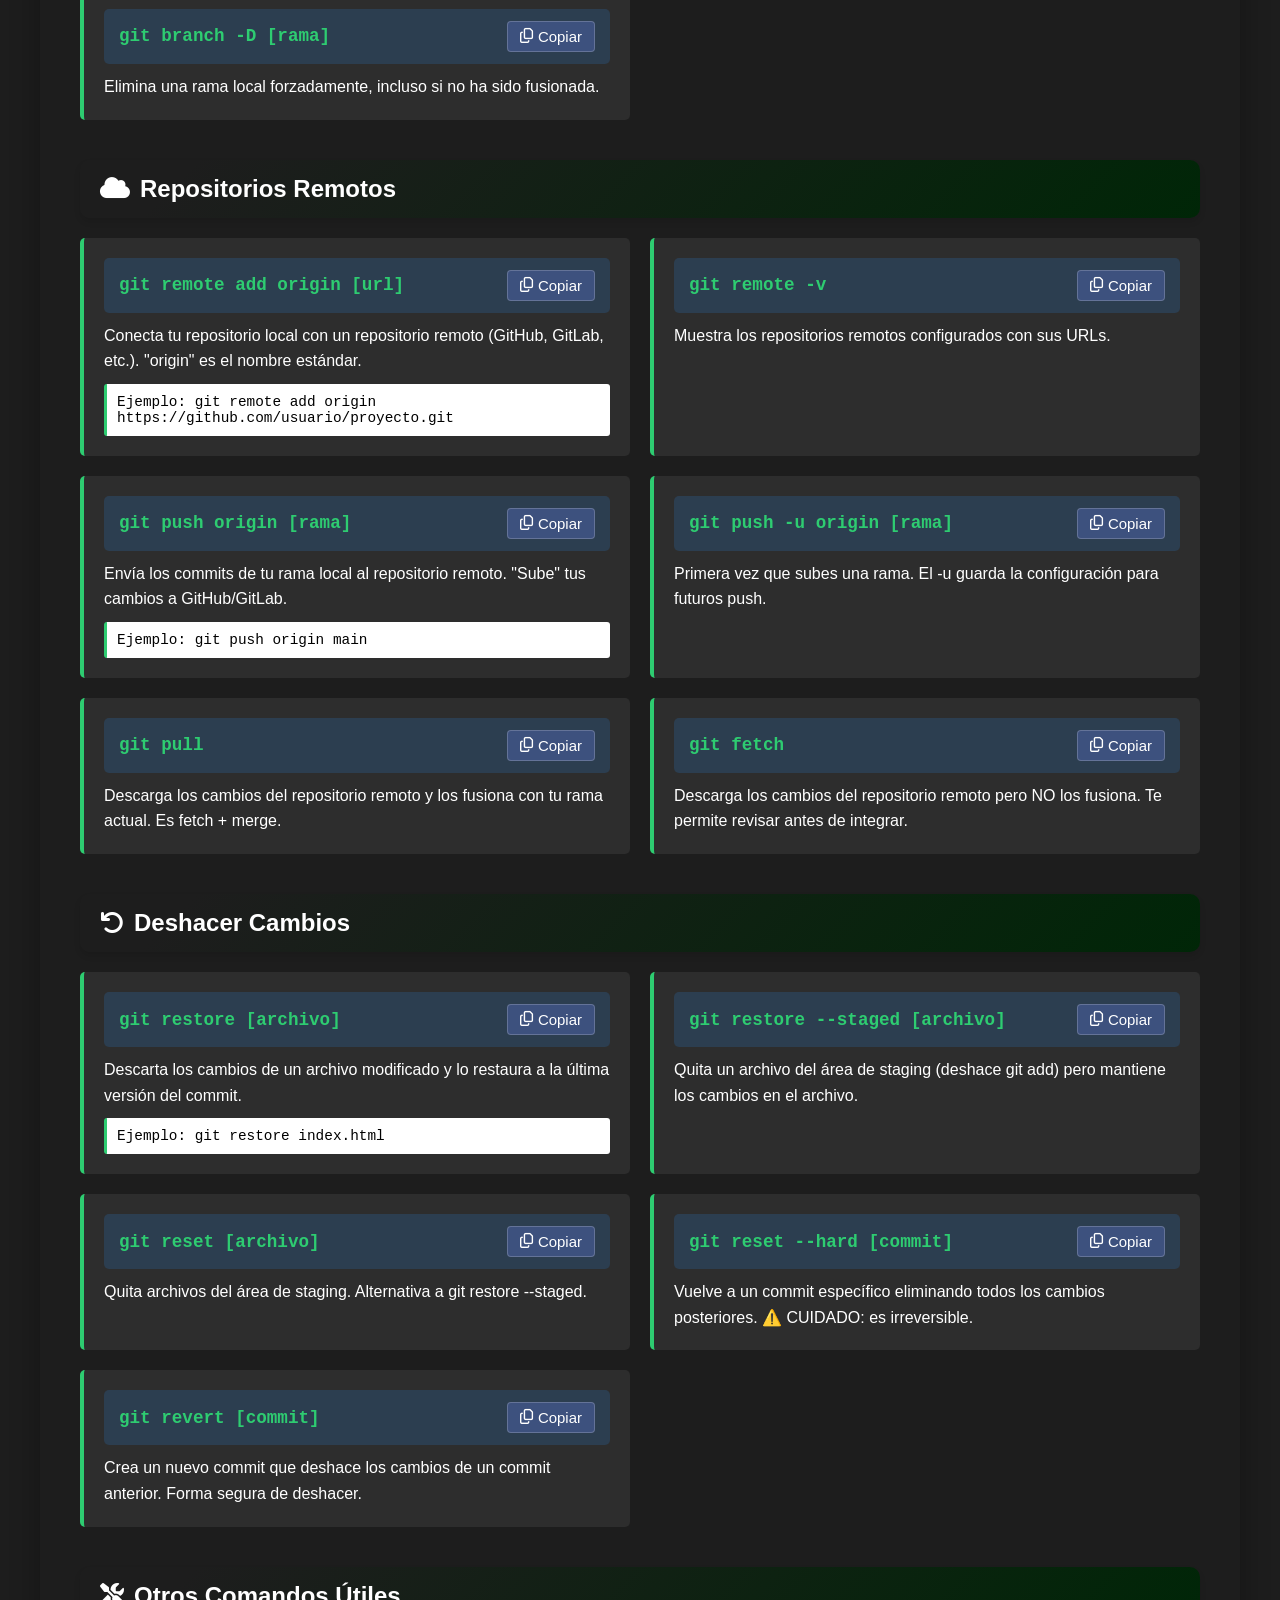
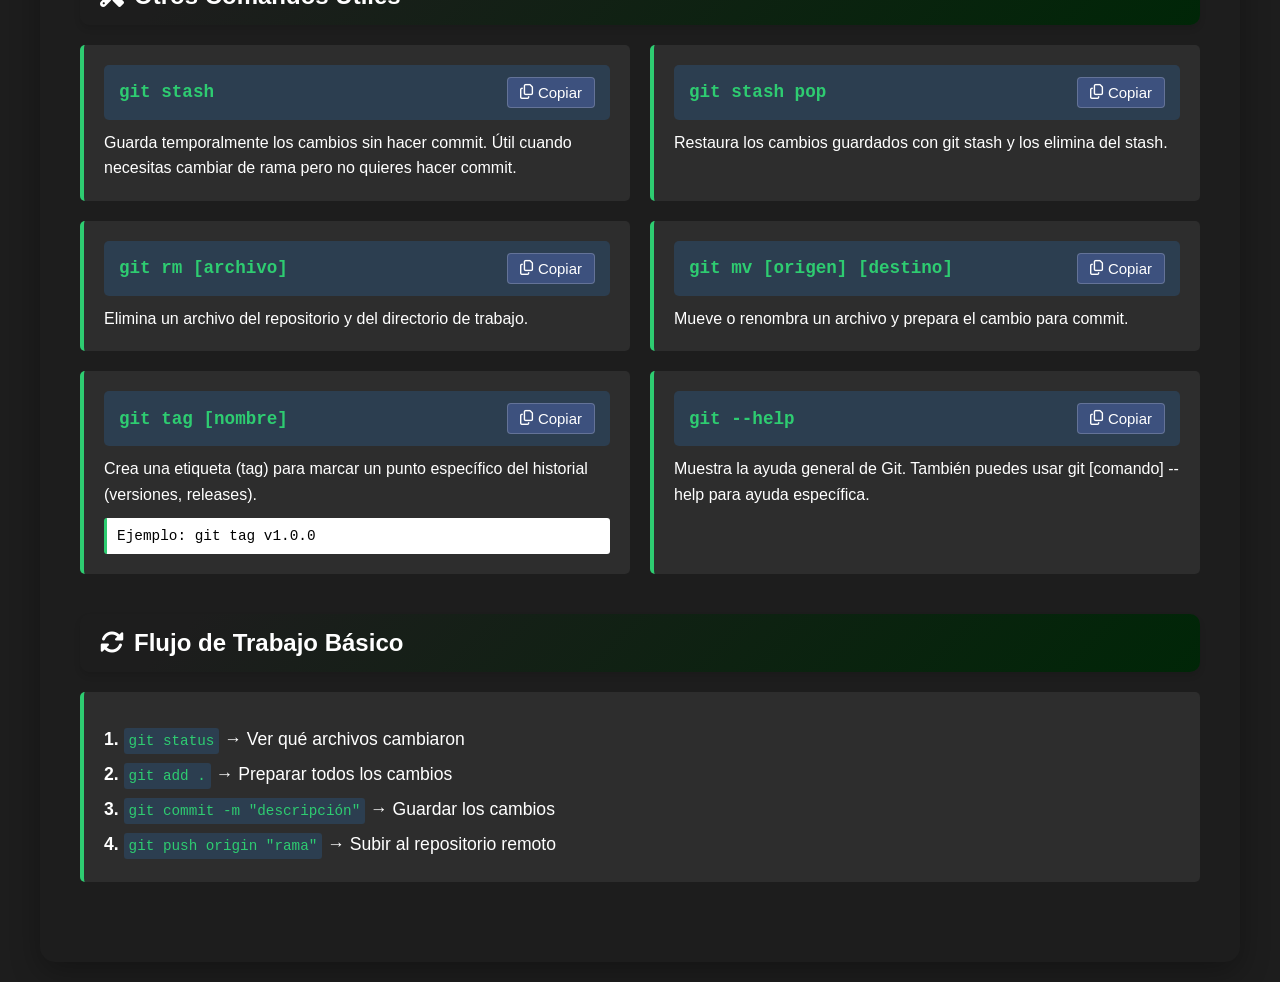
<file: comandosgit.html>
<!DOCTYPE html>
<html lang="es">
<head>
    <meta charset="UTF-8">
    <meta name="viewport" content="width=device-width, initial-scale=1.0">
    <title>Comandos Git - Guía de Referencia</title>
    <link rel="stylesheet" href="https://cdnjs.cloudflare.com/ajax/libs/font-awesome/6.4.0/css/all.min.css">
    <link rel="stylesheet" href="./assets/styles.css">
</head>
<body>
    <div class="container">
        <h1><i class="fas fa-book"></i> Comandos Git - Guía de Referencia</h1>
        <p class="subtitle">Los comandos más importantes para control de versiones</p>

        <!-- MENÚ DE NAVEGACIÓN -->
        <nav class="menu-navegacion" id="menu">
            <h3 class="menu-title"><i class="fas fa-list"></i> Índice de Contenidos</h3>
            <div class="menu-grid">
                <a href="#autenticacion" class="menu-item">
                    <i class="fas fa-key"></i>
                    <span>Autenticación y Sesión</span>
                </a>
                <a href="#configuracion" class="menu-item">
                    <i class="fas fa-cog"></i>
                    <span>Configuración Inicial</span>
                </a>
                <a href="#crear-clonar" class="menu-item">
                    <i class="fas fa-box"></i>
                    <span>Crear y Clonar</span>
                </a>
                <a href="#cambios" class="menu-item">
                    <i class="fas fa-edit"></i>
                    <span>Realizar Cambios</span>
                </a>
                <a href="#historial" class="menu-item">
                    <i class="fas fa-history"></i>
                    <span>Ver Historial</span>
                </a>
                <a href="#ramas" class="menu-item">
                    <i class="fas fa-code-branch"></i>
                    <span>Trabajar con Ramas</span>
                </a>
                <a href="#remotos" class="menu-item">
                    <i class="fas fa-cloud"></i>
                    <span>Repositorios Remotos</span>
                </a>
                <a href="#deshacer" class="menu-item">
                    <i class="fas fa-undo"></i>
                    <span>Deshacer Cambios</span>
                </a>
                <a href="#otros" class="menu-item">
                    <i class="fas fa-tools"></i>
                    <span>Otros Comandos</span>
                </a>
                <a href="#flujo" class="menu-item">
                    <i class="fas fa-sync-alt"></i>
                    <span>Flujo de Trabajo</span>
                </a>
            </div>
        </nav>

        <!-- AUTENTICACIÓN Y SESIÓN -->
        <div class="category" id="autenticacion">
            <h2 class="category-title"><span class="icon"><i class="fas fa-key"></i></span>Autenticación y Sesión (GitHub CLI)</h2>
            
            <!-- GUÍA DE INSTALACIÓN -->
            <div class="installation-guide">
                <h3 class="installation-title"><i class="fas fa-download"></i> Guía de Instalación de GitHub CLI</h3>
                
                <div class="installation-section">
                    <h4><i class="fas fa-terminal"></i> Instalación mediante PowerShell</h4>
                    <p class="installation-desc">Para instalar GitHub CLI en Windows usando PowerShell, sigue estos pasos:</p>
                    
                    <div class="installation-steps-grid">
                        <div class="installation-step">
                            <div class="step-number">1</div>
                            <div class="step-content">
                                <h5>Instalar Winget (si no lo tienes)</h5>
                                <p>Winget viene preinstalado en Windows 11. Para Windows 10, descárgalo desde Microsoft Store buscando "App Installer"</p>
                            </div>
                        </div>

                        <div class="installation-step">
                            <div class="step-number">2</div>
                            <div class="step-content">
                                <h5>Instalar GitHub CLI con Winget</h5>
                                <div class="command">
                                    <span class="command-text">winget install --id GitHub.cli</span>
                                    <button class="copy-btn" onclick="copyCommand(this, `winget install --id GitHub.cli`)">
                                        <i class="far fa-copy"></i> Copiar
                                    </button>
                                </div>
                                <p class="step-note">Este comando instalará la versión más reciente de GitHub CLI</p>
                            </div>
                        </div>

                        <div class="installation-step">
                            <div class="step-number">3</div>
                            <div class="step-content">
                                <h5>Verificar la instalación</h5>
                                <div class="command">
                                    <span class="command-text">gh --version</span>
                                    <button class="copy-btn" onclick="copyCommand(this, `gh --version`)">
                                        <i class="far fa-copy"></i> Copiar
                                    </button>
                                </div>
                                <p class="step-note">Deberías ver la versión instalada de GitHub CLI</p>
                            </div>
                        </div>


                    <div class="installation-note">
                        <i class="fas fa-info-circle"></i>
                        <div>
                            <strong>Nota importante:</strong> Después de instalar GitHub CLI, es posible que necesites reiniciar tu terminal o PowerShell para que los comandos estén disponibles.
                        </div>
                    </div>
                </div>
            </div>

            <h3 class="commands-section-title"><i class="fas fa-terminal"></i> Comandos de Autenticación</h3>
            
            <div class="commands-grid">
            <div class="command-item">
                <div class="command-wrapper">
                    <div class="command">
                        <span class="command-text">gh auth login</span>
                        <button class="copy-btn" onclick="copyCommand(this, `gh auth login`)">
                            <i class="far fa-copy"></i> Copiar
                        </button>
                    </div>
                </div>
                <div class="description">
                    Inicia sesión en GitHub a través de la línea de comandos. Te guía paso a paso para autenticarte con tu cuenta de GitHub.
                </div>
                <div class="example">Te pedirá elegir entre GitHub.com o GitHub Enterprise, y el método de autenticación (navegador o token)</div>
            </div>

            <div class="command-item">
                <div class="command-wrapper">
                    <div class="command">
                        <span class="command-text">gh auth status</span>
                        <button class="copy-btn" onclick="copyCommand(this, `gh auth status`)">
                            <i class="far fa-copy"></i> Copiar
                        </button>
                    </div>
                </div>
                <div class="description">
                    Muestra el estado de autenticación actual, incluyendo el usuario conectado y los scopes disponibles.
                </div>
            </div>

            <div class="command-item">
                <div class="command-wrapper">
                    <div class="command">
                        <span class="command-text">gh auth logout</span>
                        <button class="copy-btn" onclick="copyCommand(this, `gh auth logout`)">
                            <i class="far fa-copy"></i> Copiar
                        </button>
                    </div>
                </div>
                <div class="description">
                    Cierra la sesión de GitHub CLI y elimina las credenciales almacenadas localmente.
                </div>
            </div>

            <div class="command-item">
                <div class="command-wrapper">
                    <div class="command">
                        <span class="command-text">gh auth refresh</span>
                        <button class="copy-btn" onclick="copyCommand(this, `gh auth refresh`)">
                            <i class="far fa-copy"></i> Copiar
                        </button>
                    </div>
                </div>
                <div class="description">
                    Actualiza y expande los permisos de autenticación. Útil cuando necesitas agregar más scopes a tu sesión.
                </div>
            </div>

            <div class="command-item">
                <div class="command-wrapper">
                    <div class="command">
                        <span class="command-text">gh auth setup-git</span>
                        <button class="copy-btn" onclick="copyCommand(this, `gh auth setup-git`)">
                            <i class="far fa-copy"></i> Copiar
                        </button>
                    </div>
                </div>
                <div class="description">
                    Configura Git para usar GitHub CLI como ayudante de credenciales para operaciones HTTPS.
                </div>
            </div>

            <div class="command-item">
                <div class="command-wrapper">
                    <div class="command">
                        <span class="command-text">gh repo create nombre-repo --public</span>
                        <button class="copy-btn" onclick="copyCommand(this, `gh repo create nombre-repo --public`)">
                            <i class="far fa-copy"></i> Copiar
                        </button>
                    </div>
                </div>
                <div class="description">
                    Crea un nuevo repositorio público en GitHub desde la línea de comandos. Puedes usar --private para crear un repositorio privado.
                </div>
                <div class="example">Ejemplo: gh repo create mi-proyecto --public --description "Mi nuevo proyecto"</div>
            </div>
            </div>
        </div>

        <!-- CONFIGURACIÓN INICIAL -->
        <div class="category" id="configuracion">
            <h2 class="category-title"><span class="icon"><i class="fas fa-cog"></i></span>Configuración Inicial</h2>
            
            <div class="commands-grid">
            <div class="command-item">
                <div class="command-wrapper">
                    <div class="command">
                        <span class="command-text">git config --global user.name "Tu Nombre"</span>
                        <button class="copy-btn" onclick="copyCommand(this, `git config --global user.name &quot;Tu Nombre&quot;`)">
                            <i class="far fa-copy"></i> Copiar
                        </button>
                    </div>
                </div>
                <div class="description">
                    Configura tu nombre de usuario para todos los repositorios. Este nombre aparecerá en los commits.
                </div>
                <div class="example">Ejemplo: git config --global user.name "Juan Pérez"</div>
            </div>

            <div class="command-item">
                <div class="command-wrapper">
                    <div class="command">
                        <span class="command-text">git config --global user.email "email@ejemplo.com"</span>
                        <button class="copy-btn" onclick="copyCommand(this, `git config --global user.email &quot;email@ejemplo.com&quot;`)">
                            <i class="far fa-copy"></i> Copiar
                        </button>
                    </div>
                </div>
                <div class="description">
                    Configura tu email para todos los repositorios. Es necesario para identificar al autor de los commits.
                </div>
                <div class="example">Ejemplo: git config --global user.email "juan@email.com"</div>
            </div>

            <div class="command-item">
                <div class="command-wrapper">
                    <div class="command">
                        <span class="command-text">git config --list</span>
                        <button class="copy-btn" onclick="copyCommand(this, `git config --list`)">
                            <i class="far fa-copy"></i> Copiar
                        </button>
                    </div>
                </div>
                <div class="description">
                    Muestra todas las configuraciones actuales de Git (usuario, email, etc.).
                </div>
            </div>
            </div>
        </div>

        <!-- CREAR Y CLONAR REPOSITORIOS -->
        <div class="category" id="crear-clonar">
            <h2 class="category-title"><span class="icon"><i class="fas fa-box"></i></span>Crear y Clonar Repositorios</h2>
            
            <div class="commands-grid">
            <div class="command-item">
                <div class="command-wrapper">
                    <div class="command">
                        <span class="command-text">git init</span>
                        <button class="copy-btn" onclick="copyCommand(this, `git init`)">
                            <i class="far fa-copy"></i> Copiar
                        </button>
                    </div>
                </div>
                <div class="description">
                    Inicializa un nuevo repositorio Git en el directorio actual. Crea la carpeta oculta .git donde se guarda todo el historial.
                </div>
                <div class="example">Úsalo cuando empiezas un proyecto nuevo desde cero</div>
            </div>

            <div class="command-item">
                <div class="command-wrapper">
                    <div class="command">
                        <span class="command-text">git clone [url]</span>
                        <button class="copy-btn" onclick="copyCommand(this, `git clone [url]`)">
                            <i class="far fa-copy"></i> Copiar
                        </button>
                    </div>
                </div>
                <div class="description">
                    Crea una copia local de un repositorio remoto. Descarga todo el historial y archivos del proyecto.
                </div>
                <div class="example">Ejemplo: git clone https://github.com/usuario/proyecto.git</div>
            </div>
            </div>
        </div>

        <!-- CAMBIOS BÁSICOS -->
        <div class="category" id="cambios">
            <h2 class="category-title"><span class="icon"><i class="fas fa-edit"></i></span>Realizar Cambios</h2>
            
            <div class="commands-grid">
            <div class="command-item">
                <div class="command-wrapper">
                    <div class="command">
                        <span class="command-text">git status</span>
                        <button class="copy-btn" onclick="copyCommand(this, `git status`)">
                            <i class="far fa-copy"></i> Copiar
                        </button>
                    </div>
                </div>
                <div class="description">
                    Muestra el estado actual del repositorio: archivos modificados, archivos en staging, branch actual, etc. Es uno de los comandos más usados.
                </div>
            </div>

            <div class="command-item">
                <div class="command-wrapper">
                    <div class="command">
                        <span class="command-text">git add [archivo]</span>
                        <button class="copy-btn" onclick="copyCommand(this, `git add [archivo]`)">
                            <i class="far fa-copy"></i> Copiar
                        </button>
                    </div>
                </div>
                <div class="description">
                    Añade archivos al área de staging (preparación). Los archivos deben estar en staging antes de hacer commit.
                </div>
                <div class="example">
                    git add index.html → añade un archivo específico<br>
                    git add . → añade todos los archivos modificados
                </div>
            </div>

            <div class="command-item">
                <div class="command-wrapper">
                    <div class="command">
                        <span class="command-text">git commit -m "mensaje"</span>
                        <button class="copy-btn" onclick="copyCommand(this, `git commit -m &quot;mensaje&quot;`)">
                            <i class="far fa-copy"></i> Copiar
                        </button>
                    </div>
                </div>
                <div class="description">
                    Guarda los cambios del área de staging en el historial del repositorio. El mensaje debe describir qué cambios se hicieron.
                </div>
                <div class="example">Ejemplo: git commit -m "Agrega página de contacto"</div>
            </div>

            <div class="command-item">
                <div class="command-wrapper">
                    <div class="command">
                        <span class="command-text">git commit -am "mensaje"</span>
                        <button class="copy-btn" onclick="copyCommand(this, `git commit -am &quot;mensaje&quot;`)">
                            <i class="far fa-copy"></i> Copiar
                        </button>
                    </div>
                </div>
                <div class="description">
                    Hace add y commit en un solo paso para archivos que ya están siendo rastreados (tracked).
                </div>
            </div>

            <div class="command-item">
                <div class="command-wrapper">
                    <div class="command">
                        <span class="command-text">git diff</span>
                        <button class="copy-btn" onclick="copyCommand(this, `git diff`)">
                            <i class="far fa-copy"></i> Copiar
                        </button>
                    </div>
                </div>
                <div class="description">
                    Muestra las diferencias entre los archivos modificados y la última versión guardada.
                </div>
            </div>
            </div>
        </div>

        <!-- HISTORIAL -->
        <div class="category" id="historial">
            <h2 class="category-title"><span class="icon"><i class="fas fa-history"></i></span>Ver Historial</h2>
            
            <div class="commands-grid">
            <div class="command-item">
                <div class="command-wrapper">
                    <div class="command">
                        <span class="command-text">git log</span>
                        <button class="copy-btn" onclick="copyCommand(this, `git log`)">
                            <i class="far fa-copy"></i> Copiar
                        </button>
                    </div>
                </div>
                <div class="description">
                    Muestra el historial de commits del repositorio con detalles completos (autor, fecha, mensaje).
                </div>
            </div>

            <div class="command-item">
                <div class="command-wrapper">
                    <div class="command">
                        <span class="command-text">git log --oneline</span>
                        <button class="copy-btn" onclick="copyCommand(this, `git log --oneline`)">
                            <i class="far fa-copy"></i> Copiar
                        </button>
                    </div>
                </div>
                <div class="description">
                    Muestra el historial de commits de forma compacta (una línea por commit). Útil para ver el historial rápidamente.
                </div>
            </div>

            <div class="command-item">
                <div class="command-wrapper">
                    <div class="command">
                        <span class="command-text">git log --graph</span>
                        <button class="copy-btn" onclick="copyCommand(this, `git log --graph`)">
                            <i class="far fa-copy"></i> Copiar
                        </button>
                    </div>
                </div>
                <div class="description">
                    Muestra el historial con un gráfico ASCII de las ramas y merges. Ayuda a visualizar la estructura del proyecto.
                </div>
            </div>
            </div>
        </div>

        <!-- RAMAS (BRANCHES) -->
        <div class="category" id="ramas">
            <h2 class="category-title"><span class="icon"><i class="fas fa-code-branch"></i></span>Trabajar con Ramas (Branches)</h2>
            
            <div class="commands-grid">
            <div class="command-item">
                <div class="command-wrapper">
                    <div class="command">
                        <span class="command-text">git branch</span>
                        <button class="copy-btn" onclick="copyCommand(this, `git branch`)">
                            <i class="far fa-copy"></i> Copiar
                        </button>
                    </div>
                </div>
                <div class="description">
                    Lista todas las ramas locales. La rama actual se marca con un asterisco (*).
                </div>
            </div>

            <div class="command-item">
                <div class="command-wrapper">
                    <div class="command">
                        <span class="command-text">git branch [nombre]</span>
                        <button class="copy-btn" onclick="copyCommand(this, `git branch [nombre]`)">
                            <i class="far fa-copy"></i> Copiar
                        </button>
                    </div>
                </div>
                <div class="description">
                    Crea una nueva rama con el nombre especificado. Las ramas permiten trabajar en características separadas.
                </div>
                <div class="example">Ejemplo: git branch desarrollo</div>
            </div>

            <div class="command-item">
                <div class="command-wrapper">
                    <div class="command">
                        <span class="command-text">git checkout [rama]</span>
                        <button class="copy-btn" onclick="copyCommand(this, `git checkout [rama]`)">
                            <i class="far fa-copy"></i> Copiar
                        </button>
                    </div>
                </div>
                <div class="description">
                    Cambia a la rama especificada. Actualiza los archivos del directorio de trabajo a esa rama.
                </div>
                <div class="example">Ejemplo: git checkout desarrollo</div>
            </div>

            <div class="command-item">
                <div class="command-wrapper">
                    <div class="command">
                        <span class="command-text">git checkout -b [nombre]</span>
                        <button class="copy-btn" onclick="copyCommand(this, `git checkout -b [nombre]`)">
                            <i class="far fa-copy"></i> Copiar
                        </button>
                    </div>
                </div>
                <div class="description">
                    Crea una nueva rama y cambia a ella inmediatamente (combina branch + checkout).
                </div>
                <div class="example">Ejemplo: git checkout -b nueva-funcionalidad</div>
            </div>

            <div class="command-item">
                <div class="command-wrapper">
                    <div class="command">
                        <span class="command-text">git merge [rama]</span>
                        <button class="copy-btn" onclick="copyCommand(this, `git merge [rama]`)">
                            <i class="far fa-copy"></i> Copiar
                        </button>
                    </div>
                </div>
                <div class="description">
                    Fusiona la rama especificada con la rama actual. Combina los cambios de ambas ramas.
                </div>
                <div class="example">Ejemplo: git merge desarrollo (estando en main)</div>
            </div>

            <div class="command-item">
                <div class="command-wrapper">
                    <div class="command">
                        <span class="command-text">git branch -d [rama]</span>
                        <button class="copy-btn" onclick="copyCommand(this, `git branch -d [rama]`)">
                            <i class="far fa-copy"></i> Copiar
                        </button>
                    </div>
                </div>
                <div class="description">
                    Elimina una rama local. Solo funciona si la rama ya fue fusionada (merge).
                </div>
            </div>

            <div class="command-item">
                <div class="command-wrapper">
                    <div class="command">
                        <span class="command-text">git branch -D [rama]</span>
                        <button class="copy-btn" onclick="copyCommand(this, `git branch -D [rama]`)">
                            <i class="far fa-copy"></i> Copiar
                        </button>
                    </div>
                </div>
                <div class="description">
                    Elimina una rama local forzadamente, incluso si no ha sido fusionada.
                </div>
            </div>
            </div>
        </div>

        <!-- REPOSITORIOS REMOTOS -->
        <div class="category" id="remotos">
            <h2 class="category-title"><span class="icon"><i class="fas fa-cloud"></i></span>Repositorios Remotos</h2>
            
            <div class="commands-grid">
            <div class="command-item">
                <div class="command-wrapper">
                    <div class="command">
                        <span class="command-text">git remote add origin [url]</span>
                        <button class="copy-btn" onclick="copyCommand(this, `git remote add origin [url]`)">
                            <i class="far fa-copy"></i> Copiar
                        </button>
                    </div>
                </div>
                <div class="description">
                    Conecta tu repositorio local con un repositorio remoto (GitHub, GitLab, etc.). "origin" es el nombre estándar.
                </div>
                <div class="example">Ejemplo: git remote add origin https://github.com/usuario/proyecto.git</div>
            </div>

            <div class="command-item">
                <div class="command-wrapper">
                    <div class="command">
                        <span class="command-text">git remote -v</span>
                        <button class="copy-btn" onclick="copyCommand(this, `git remote -v`)">
                            <i class="far fa-copy"></i> Copiar
                        </button>
                    </div>
                </div>
                <div class="description">
                    Muestra los repositorios remotos configurados con sus URLs.
                </div>
            </div>

            <div class="command-item">
                <div class="command-wrapper">
                    <div class="command">
                        <span class="command-text">git push origin [rama]</span>
                        <button class="copy-btn" onclick="copyCommand(this, `git push origin [rama]`)">
                            <i class="far fa-copy"></i> Copiar
                        </button>
                    </div>
                </div>
                <div class="description">
                    Envía los commits de tu rama local al repositorio remoto. "Sube" tus cambios a GitHub/GitLab.
                </div>
                <div class="example">Ejemplo: git push origin main</div>
            </div>

            <div class="command-item">
                <div class="command-wrapper">
                    <div class="command">
                        <span class="command-text">git push -u origin [rama]</span>
                        <button class="copy-btn" onclick="copyCommand(this, `git push -u origin [rama]`)">
                            <i class="far fa-copy"></i> Copiar
                        </button>
                    </div>
                </div>
                <div class="description">
                    Primera vez que subes una rama. El -u guarda la configuración para futuros push.
                </div>
            </div>

            <div class="command-item">
                <div class="command-wrapper">
                    <div class="command">
                        <span class="command-text">git pull</span>
                        <button class="copy-btn" onclick="copyCommand(this, `git pull`)">
                            <i class="far fa-copy"></i> Copiar
                        </button>
                    </div>
                </div>
                <div class="description">
                    Descarga los cambios del repositorio remoto y los fusiona con tu rama actual. Es fetch + merge.
                </div>
            </div>

            <div class="command-item">
                <div class="command-wrapper">
                    <div class="command">
                        <span class="command-text">git fetch</span>
                        <button class="copy-btn" onclick="copyCommand(this, `git fetch`)">
                            <i class="far fa-copy"></i> Copiar
                        </button>
                    </div>
                </div>
                <div class="description">
                    Descarga los cambios del repositorio remoto pero NO los fusiona. Te permite revisar antes de integrar.
                </div>
            </div>
            </div>
        </div>

        <!-- DESHACER CAMBIOS -->
        <div class="category" id="deshacer">
            <h2 class="category-title"><span class="icon"><i class="fas fa-undo"></i></span>Deshacer Cambios</h2>
            
            <div class="commands-grid">
            <div class="command-item">
                <div class="command-wrapper">
                    <div class="command">
                        <span class="command-text">git restore [archivo]</span>
                        <button class="copy-btn" onclick="copyCommand(this, `git restore [archivo]`)">
                            <i class="far fa-copy"></i> Copiar
                        </button>
                    </div>
                </div>
                <div class="description">
                    Descarta los cambios de un archivo modificado y lo restaura a la última versión del commit.
                </div>
                <div class="example">Ejemplo: git restore index.html</div>
            </div>

            <div class="command-item">
                <div class="command-wrapper">
                    <div class="command">
                        <span class="command-text">git restore --staged [archivo]</span>
                        <button class="copy-btn" onclick="copyCommand(this, `git restore --staged [archivo]`)">
                            <i class="far fa-copy"></i> Copiar
                        </button>
                    </div>
                </div>
                <div class="description">
                    Quita un archivo del área de staging (deshace git add) pero mantiene los cambios en el archivo.
                </div>
            </div>

            <div class="command-item">
                <div class="command-wrapper">
                    <div class="command">
                        <span class="command-text">git reset [archivo]</span>
                        <button class="copy-btn" onclick="copyCommand(this, `git reset [archivo]`)">
                            <i class="far fa-copy"></i> Copiar
                        </button>
                    </div>
                </div>
                <div class="description">
                    Quita archivos del área de staging. Alternativa a git restore --staged.
                </div>
            </div>

            <div class="command-item">
                <div class="command-wrapper">
                    <div class="command">
                        <span class="command-text">git reset --hard [commit]</span>
                        <button class="copy-btn" onclick="copyCommand(this, `git reset --hard [commit]`)">
                            <i class="far fa-copy"></i> Copiar
                        </button>
                    </div>
                </div>
                <div class="description">
                    Vuelve a un commit específico eliminando todos los cambios posteriores. ⚠️ CUIDADO: es irreversible.
                </div>
            </div>

            <div class="command-item">
                <div class="command-wrapper">
                    <div class="command">
                        <span class="command-text">git revert [commit]</span>
                        <button class="copy-btn" onclick="copyCommand(this, `git revert [commit]`)">
                            <i class="far fa-copy"></i> Copiar
                        </button>
                    </div>
                </div>
                <div class="description">
                    Crea un nuevo commit que deshace los cambios de un commit anterior. Forma segura de deshacer.
                </div>
            </div>
            </div>
        </div>

        <!-- OTROS COMANDOS ÚTILES -->
        <div class="category" id="otros">
            <h2 class="category-title"><span class="icon"><i class="fas fa-tools"></i></span>Otros Comandos Útiles</h2>
            
            <div class="commands-grid">
            <div class="command-item">
                <div class="command-wrapper">
                    <div class="command">
                        <span class="command-text">git stash</span>
                        <button class="copy-btn" onclick="copyCommand(this, `git stash`)">
                            <i class="far fa-copy"></i> Copiar
                        </button>
                    </div>
                </div>
                <div class="description">
                    Guarda temporalmente los cambios sin hacer commit. Útil cuando necesitas cambiar de rama pero no quieres hacer commit.
                </div>
            </div>

            <div class="command-item">
                <div class="command-wrapper">
                    <div class="command">
                        <span class="command-text">git stash pop</span>
                        <button class="copy-btn" onclick="copyCommand(this, `git stash pop`)">
                            <i class="far fa-copy"></i> Copiar
                        </button>
                    </div>
                </div>
                <div class="description">
                    Restaura los cambios guardados con git stash y los elimina del stash.
                </div>
            </div>

            <div class="command-item">
                <div class="command-wrapper">
                    <div class="command">
                        <span class="command-text">git rm [archivo]</span>
                        <button class="copy-btn" onclick="copyCommand(this, `git rm [archivo]`)">
                            <i class="far fa-copy"></i> Copiar
                        </button>
                    </div>
                </div>
                <div class="description">
                    Elimina un archivo del repositorio y del directorio de trabajo.
                </div>
            </div>

            <div class="command-item">
                <div class="command-wrapper">
                    <div class="command">
                        <span class="command-text">git mv [origen] [destino]</span>
                        <button class="copy-btn" onclick="copyCommand(this, `git mv [origen] [destino]`)">
                            <i class="far fa-copy"></i> Copiar
                        </button>
                    </div>
                </div>
                <div class="description">
                    Mueve o renombra un archivo y prepara el cambio para commit.
                </div>
            </div>

            <div class="command-item">
                <div class="command-wrapper">
                    <div class="command">
                        <span class="command-text">git tag [nombre]</span>
                        <button class="copy-btn" onclick="copyCommand(this, `git tag [nombre]`)">
                            <i class="far fa-copy"></i> Copiar
                        </button>
                    </div>
                </div>
                <div class="description">
                    Crea una etiqueta (tag) para marcar un punto específico del historial (versiones, releases).
                </div>
                <div class="example">Ejemplo: git tag v1.0.0</div>
            </div>

            <div class="command-item">
                <div class="command-wrapper">
                    <div class="command">
                        <span class="command-text">git --help</span>
                        <button class="copy-btn" onclick="copyCommand(this, `git --help`)">
                            <i class="far fa-copy"></i> Copiar
                        </button>
                    </div>
                </div>
                <div class="description">
                    Muestra la ayuda general de Git. También puedes usar git [comando] --help para ayuda específica.
                </div>
            </div>
            </div>
        </div>

        <!-- FLUJO BÁSICO -->
        <div class="category" id="flujo">
            <h2 class="category-title"><span class="icon"><i class="fas fa-sync-alt"></i></span>Flujo de Trabajo Básico</h2>
            
            <div class="command-item">
                <div class="description" style="font-size: 1.1em; line-height: 2;">
                    <strong>1.</strong> <code style="background: #2c3e50; color: #2ecc71; padding: 5px; border-radius: 3px;">git status</code> → Ver qué archivos cambiaron<br>
                    <strong>2.</strong> <code style="background: #2c3e50; color: #2ecc71; padding: 5px; border-radius: 3px;">git add .</code> → Preparar todos los cambios<br>
                    <strong>3.</strong> <code style="background: #2c3e50; color: #2ecc71; padding: 5px; border-radius: 3px;">git commit -m "descripción"</code> → Guardar los cambios<br>
                    <strong>4.</strong> <code style="background: #2c3e50; color: #2ecc71; padding: 5px; border-radius: 3px;">git push origin "rama"</code> → Subir al repositorio remoto
                </div>
            </div>
        </div>

    </div>

    <!-- BOTÓN FLOTANTE VOLVER AL MENÚ -->
    <a href="#menu" class="btn-volver-menu" id="btnVolverMenu" title="Volver al menú">
        <i class="fas fa-arrow-up"></i>
    </a>

    <script>
        function copyCommand(button, command) {
            // Copiar al portapapeles
            navigator.clipboard.writeText(command).then(() => {
                // Cambiar el texto y estilo del botón
                const originalHTML = button.innerHTML;
                button.innerHTML = '<i class="fas fa-check"></i> Copiado';
                button.classList.add('copied');
                
                // Volver al estado original después de 2 segundos
                setTimeout(() => {
                    button.innerHTML = originalHTML;
                    button.classList.remove('copied');
                }, 2000);
            }).catch(err => {
                console.error('Error al copiar:', err);
                alert('No se pudo copiar el comando');
            });
        }

        // Mostrar/ocultar botón flotante según el scroll
        window.addEventListener('scroll', function() {
            const btnVolver = document.getElementById('btnVolverMenu');
            if (window.scrollY > 400) {
                btnVolver.classList.add('visible');
            } else {
                btnVolver.classList.remove('visible');
            }
        });

        // Scroll suave para los enlaces del menú
        document.querySelectorAll('a[href^="#"]').forEach(anchor => {
            anchor.addEventListener('click', function (e) {
                e.preventDefault();
                const target = document.querySelector(this.getAttribute('href'));
                if (target) {
                    target.scrollIntoView({
                        behavior: 'smooth',
                        block: 'start'
                    });
                }
            });
        });
    </script>
</body>
</html>
</file>
<file: assets/css/styles.css>
:root{
    --color-primary: #1d1d1d;
    --color-secundary: #4c4c4c59;
    --color-text-primary: #2ecc71;
    --color-text-secundary: #ffffff;
    --background-example: #002607;
}

* {
            margin: 0;
            padding: 0;
            box-sizing: border-box;
        }

        body {
            font-family: 'Segoe UI', Tahoma, Geneva, Verdana, sans-serif;
            background: var(--color-primary);
            padding: 20px;
            min-height: 100vh;
        }

        .container {
            max-width: 1200px;
            margin: 0 auto;
            background: var(--color-primary);
            border-radius: 15px;
            padding: 40px;
            box-shadow: 0 10px 30px rgba(0, 0, 0, 0.3);
        }

        h1 {
            text-align: center;
            color: var(--color-text-secundary);
            margin-bottom: 10px;
            font-size: 2.5em;
        }

        .subtitle {
            text-align: center;
            color: #7f8c8d;
            margin-bottom: 10px;
            font-size: 1.1em;
        }

        .category {
            margin-bottom: 40px;
        }

        .category-title {
            background: linear-gradient(135deg, var(--color-primary) 10%, var(--background-example) 100%);
            color: white;
            padding: 15px 20px;
            border-radius: 10px;
            font-size: 1.5em;
            margin-bottom: 20px;
            box-shadow: 0 4px 6px rgba(0, 0, 0, 0.1);
        }

        .commands-grid {
            display: grid;
            grid-template-columns: repeat(2, 1fr);
            gap: 20px;
            margin-bottom: 20px;
        }

        .command-item {
            background: var(--color-secundary);
            border-left: 4px solid var(--color-text-primary);
            padding: 20px;
            border-radius: 5px;
            transition: all 0.3s ease;
            height: 100%;
        }

        .command-item:hover {
            transform: translateY(-5px);
            box-shadow: 0 4px 12px rgba(0, 0, 0, 0.1);
        }

        .command-wrapper {
            margin-bottom: 10px;
        }

        .command {
            font-family: 'Courier New', monospace;
            background: #2c3e50;
            color: #2ecc71;
            padding: 12px 15px;
            border-radius: 5px;
            font-size: 1.1em;
            font-weight: bold;
            display: flex;
            align-items: center;
            justify-content: space-between;
            gap: 15px;
        }

        .command-text {
            flex: 1;
        }

        .copy-btn {
            background: rgba(102, 126, 234, 0.3);
            color: white;
            border: 1px solid rgba(255, 255, 255, 0.2);
            padding: 6px 12px;
            border-radius: 4px;
            cursor: pointer;
            font-size: 0.85em;
            transition: all 0.3s ease;
            white-space: nowrap;
            display: flex;
            align-items: center;
            gap: 5px;
        }

        .copy-btn:hover {
            background: rgba(102, 126, 234, 0.5);
            border-color: rgba(255, 255, 255, 0.4);
            transform: translateY(-1px);
        }

        .copy-btn:active {
            transform: translateY(0);
        }

        .copy-btn.copied {
            background: rgba(46, 204, 113, 0.4);
            border-color: #2ecc71;
        }

        .description {
            color: var(--color-text-secundary);
            line-height: 1.6;
            margin-top: 10px;
        }

        .example {
            background: var(--color-text-secundary);
            border-left: 3px solid var(--color-text-primary);
            padding: 10px;
            margin-top: 10px;
            border-radius: 3px;
            font-family: 'Courier New', monospace;
            font-size: 0.9em;
        }

        .icon {
            margin-right: 10px;
        }

        /* GUÍA DE INSTALACIÓN */
        .installation-guide {
            border-radius: 15px;
            padding: 30px;
            margin-bottom: 40px;
        }

        .installation-title {
            color: var(--color-text-secundary);
            font-size: 1.8em;
            margin-bottom: 25px;
            text-align: center;
        }

        .installation-section h4 {
            color: var(--color-text-secundary);
            font-size: 1.4em;
            margin-bottom: 15px;
            display: flex;
            align-items: center;
            gap: 10px;
        }

        .installation-desc {
            color: #b0b0b0;
            line-height: 1.6;
            margin-bottom: 25px;
            font-size: 1.05em;
        }

        .installation-steps-grid {
            display: grid;
            grid-template-columns: repeat(2, 1fr);
            gap: 20px;
            margin-bottom: 20px;
        }

        .installation-step {
            background: var(--color-secundary);
            border-left: 4px solid var(--color-text-primary);
            border-radius: 10px;
            padding: 20px;
            display: flex;
            gap: 20px;
            align-items: flex-start;
            height: 100%;
        }

        .link-doc{
            display: flex;
            justify-content: center;
            color: #b0b0b0;
            text-decoration: none;
            margin-bottom: 40px;
        }
        .link-doc:hover{
            color: var(--color-text-primary);
        }

        .step-number {
            background: var(--color-text-primary);
            color: white;
            width: 40px;
            height: 40px;
            border-radius: 50%;
            display: flex;
            align-items: center;
            justify-content: center;
            font-weight: bold;
            font-size: 1.2em;
            flex-shrink: 0;
        }

        .step-content {
            flex: 1;
        }

        .step-content h5 {
            color: var(--color-text-secundary);
            font-size: 1.2em;
            margin-bottom: 10px;
        }

        .step-content p {
            color: #b0b0b0;
            line-height: 1.6;
            margin-bottom: 10px;
        }

        .step-content .command {
            margin: 15px 0;
        }

        .step-note {
            color: #888;
            font-size: 0.9em;
            font-style: italic;
            margin-top: 8px;
        }

        .installation-note {
            background: rgba(255, 193, 7, 0.1);
            border: 2px solid #ffc107;
            border-radius: 10px;
            padding: 20px;
            margin-top: 30px;
            display: flex;
            gap: 15px;
            align-items: flex-start;
        }

        .installation-note i {
            color: #ffc107;
            font-size: 1.5em;
            flex-shrink: 0;
        }

        .installation-note div {
            color: var(--color-text-secundary);
            line-height: 1.6;
        }

        .installation-note strong {
            color: #ffc107;
            display: block;
            margin-bottom: 5px;
        }

        .commands-section-title {
            color: var(--color-text-secundary);
            font-size: 1.5em;
            margin: 30px 0 20px 0;
            padding-bottom: 10px;
            border-bottom: 2px solid var(--color-text-primary);
        }

        /* MENÚ DE NAVEGACIÓN */
        .menu-navegacion {
            background: linear-gradient(135deg, #f8f9fa 0%, #e9ecef 100%);
            border-radius: 15px;
            padding: 30px;
            margin-bottom: 50px;
            box-shadow: 0 4px 15px rgba(0, 0, 0, 0.1);
        }

        .menu-title {
            text-align: center;
            color: #2c3e50;
            margin-bottom: 25px;
            font-size: 1.8em;
        }

        .menu-grid {
            display: grid;
            grid-template-columns: repeat(auto-fit, minmax(200px, 1fr));
            gap: 15px;
        }

        .menu-item {
            background: white;
            padding: 20px;
            border-radius: 10px;
            text-decoration: none;
            color: #2c3e50;
            display: flex;
            align-items: center;
            gap: 12px;
            transition: all 0.3s ease;
            border: 2px solid transparent;
            box-shadow: 0 2px 8px rgba(0, 0, 0, 0.05);
        }

        .menu-item:hover {
            transform: translateY(-3px);
            box-shadow: 0 5px 15px rgba(102, 126, 234, 0.3);
            border-color: var(--color-text-primary);
            background: var(--color-primary);
            color: white;
        }

        .menu-item i {
            font-size: 1.5em;
        }

        .menu-item span {
            font-weight: 600;
            font-size: 0.95em;
        }

        /* BOTÓN FLOTANTE VOLVER AL MENÚ */
        .btn-volver-menu {
            position: fixed;
            bottom: 30px;
            right: 30px;
            background: var(--color-text-primary);
            color: white;
            width: 60px;
            height: 60px;
            border-radius: 50%;
            display: flex;
            align-items: center;
            justify-content: center;
            text-decoration: none;
            box-shadow: 0 4px 15px var(--color-text-primary);
            transition: all 0.3s ease;
            opacity: 0;
            visibility: hidden;
            z-index: 1000;
        }

        .btn-volver-menu.visible {
            opacity: 1;
            visibility: visible;
        }

        .btn-volver-menu:hover {
            transform: translateY(-5px) scale(1.1);
            box-shadow: 0 6px 20px var(--color-text-primary);
        }

        .btn-volver-menu i {
            font-size: 1.5em;
        }

        /* SCROLL SMOOTH */
        html {
            scroll-behavior: smooth;
        }

        /* Responsive para el menú */
        @media (max-width: 768px) {
            .menu-grid {
                grid-template-columns: repeat(auto-fit, minmax(150px, 1fr));
                gap: 10px;
            }

            .menu-item {
                padding: 15px;
                font-size: 0.9em;
            }

            .menu-item i {
                font-size: 1.3em;
            }

            .btn-volver-menu {
                width: 50px;
                height: 50px;
                bottom: 20px;
                right: 20px;
            }

            .btn-volver-menu i {
                font-size: 1.2em;
            }

            /* Grid de comandos responsive */
            .commands-grid {
                grid-template-columns: 1fr;
                gap: 15px;
            }

            /* Guía de instalación responsive */
            .installation-guide {
                padding: 20px;
            }

            .installation-steps-grid {
                grid-template-columns: 1fr;
                gap: 15px;
            }

            .installation-step {
                flex-direction: column;
                gap: 15px;
            }

            .step-number {
                width: 35px;
                height: 35px;
                font-size: 1em;
            }

            .installation-note {
                flex-direction: column;
                gap: 10px;
            }
        }

        @media (max-width: 1024px) and (min-width: 769px) {
            .commands-grid {
                gap: 15px;
            }
        }
</file>
<file: assets/styles.css>
:root{
    --color-primary: #1d1d1d;
    --color-secundary: #4c4c4c59;
    --color-text-primary: #2ecc71;
    --color-text-secundary: #ffffff;
    --background-example: #002607;
}

* {
            margin: 0;
            padding: 0;
            box-sizing: border-box;
        }

        body {
            font-family: 'Segoe UI', Tahoma, Geneva, Verdana, sans-serif;
            background: var(--color-primary);
            padding: 20px;
            min-height: 100vh;
        }

        .container {
            max-width: 1200px;
            margin: 0 auto;
            background: var(--color-primary);
            border-radius: 15px;
            padding: 40px;
            box-shadow: 0 10px 30px rgba(0, 0, 0, 0.3);
        }

        h1 {
            text-align: center;
            color: var(--color-text-secundary);
            margin-bottom: 10px;
            font-size: 2.5em;
        }

        .subtitle {
            text-align: center;
            color: #7f8c8d;
            margin-bottom: 40px;
            font-size: 1.1em;
        }

        .category {
            margin-bottom: 40px;
        }

        .category-title {
            background: linear-gradient(135deg, var(--color-primary) 10%, var(--background-example) 100%);
            color: white;
            padding: 15px 20px;
            border-radius: 10px;
            font-size: 1.5em;
            margin-bottom: 20px;
            box-shadow: 0 4px 6px rgba(0, 0, 0, 0.1);
        }

        .commands-grid {
            display: grid;
            grid-template-columns: repeat(2, 1fr);
            gap: 20px;
            margin-bottom: 20px;
        }

        .command-item {
            background: var(--color-secundary);
            border-left: 4px solid var(--color-text-primary);
            padding: 20px;
            border-radius: 5px;
            transition: all 0.3s ease;
            height: 100%;
        }

        .command-item:hover {
            transform: translateY(-5px);
            box-shadow: 0 4px 12px rgba(0, 0, 0, 0.1);
        }

        .command-wrapper {
            margin-bottom: 10px;
        }

        .command {
            font-family: 'Courier New', monospace;
            background: #2c3e50;
            color: #2ecc71;
            padding: 12px 15px;
            border-radius: 5px;
            font-size: 1.1em;
            font-weight: bold;
            display: flex;
            align-items: center;
            justify-content: space-between;
            gap: 15px;
        }

        .command-text {
            flex: 1;
        }

        .copy-btn {
            background: rgba(102, 126, 234, 0.3);
            color: white;
            border: 1px solid rgba(255, 255, 255, 0.2);
            padding: 6px 12px;
            border-radius: 4px;
            cursor: pointer;
            font-size: 0.85em;
            transition: all 0.3s ease;
            white-space: nowrap;
            display: flex;
            align-items: center;
            gap: 5px;
        }

        .copy-btn:hover {
            background: rgba(102, 126, 234, 0.5);
            border-color: rgba(255, 255, 255, 0.4);
            transform: translateY(-1px);
        }

        .copy-btn:active {
            transform: translateY(0);
        }

        .copy-btn.copied {
            background: rgba(46, 204, 113, 0.4);
            border-color: #2ecc71;
        }

        .description {
            color: var(--color-text-secundary);
            line-height: 1.6;
            margin-top: 10px;
        }

        .example {
            background: var(--color-text-secundary);
            border-left: 3px solid var(--color-text-primary);
            padding: 10px;
            margin-top: 10px;
            border-radius: 3px;
            font-family: 'Courier New', monospace;
            font-size: 0.9em;
        }

        .icon {
            margin-right: 10px;
        }

        /* GUÍA DE INSTALACIÓN */
        .installation-guide {
            border-radius: 15px;
            padding: 30px;
            margin-bottom: 40px;
        }

        .installation-title {
            color: var(--color-text-secundary);
            font-size: 1.8em;
            margin-bottom: 25px;
            text-align: center;
        }

        .installation-section h4 {
            color: var(--color-text-secundary);
            font-size: 1.4em;
            margin-bottom: 15px;
            display: flex;
            align-items: center;
            gap: 10px;
        }

        .installation-desc {
            color: #b0b0b0;
            line-height: 1.6;
            margin-bottom: 25px;
            font-size: 1.05em;
        }

        .installation-steps-grid {
            display: grid;
            grid-template-columns: repeat(2, 1fr);
            gap: 20px;
            margin-bottom: 20px;
        }

        .installation-step {
            background: var(--color-secundary);
            border-left: 4px solid var(--color-text-primary);
            border-radius: 10px;
            padding: 20px;
            display: flex;
            gap: 20px;
            align-items: flex-start;
            height: 100%;
        }

        .step-number {
            background: linear-gradient(135deg, #667eea 0%, #764ba2 100%);
            color: white;
            width: 40px;
            height: 40px;
            border-radius: 50%;
            display: flex;
            align-items: center;
            justify-content: center;
            font-weight: bold;
            font-size: 1.2em;
            flex-shrink: 0;
        }

        .step-content {
            flex: 1;
        }

        .step-content h5 {
            color: var(--color-text-secundary);
            font-size: 1.2em;
            margin-bottom: 10px;
        }

        .step-content p {
            color: #b0b0b0;
            line-height: 1.6;
            margin-bottom: 10px;
        }

        .step-content .command {
            margin: 15px 0;
        }

        .step-note {
            color: #888;
            font-size: 0.9em;
            font-style: italic;
            margin-top: 8px;
        }

        .installation-note {
            background: rgba(255, 193, 7, 0.1);
            border: 2px solid #ffc107;
            border-radius: 10px;
            padding: 20px;
            margin-top: 30px;
            display: flex;
            gap: 15px;
            align-items: flex-start;
        }

        .installation-note i {
            color: #ffc107;
            font-size: 1.5em;
            flex-shrink: 0;
        }

        .installation-note div {
            color: var(--color-text-secundary);
            line-height: 1.6;
        }

        .installation-note strong {
            color: #ffc107;
            display: block;
            margin-bottom: 5px;
        }

        .commands-section-title {
            color: var(--color-text-secundary);
            font-size: 1.5em;
            margin: 30px 0 20px 0;
            padding-bottom: 10px;
            border-bottom: 2px solid var(--color-text-primary);
        }

        /* MENÚ DE NAVEGACIÓN */
        .menu-navegacion {
            background: linear-gradient(135deg, #f8f9fa 0%, #e9ecef 100%);
            border-radius: 15px;
            padding: 30px;
            margin-bottom: 50px;
            box-shadow: 0 4px 15px rgba(0, 0, 0, 0.1);
        }

        .menu-title {
            text-align: center;
            color: #2c3e50;
            margin-bottom: 25px;
            font-size: 1.8em;
        }

        .menu-grid {
            display: grid;
            grid-template-columns: repeat(auto-fit, minmax(200px, 1fr));
            gap: 15px;
        }

        .menu-item {
            background: white;
            padding: 20px;
            border-radius: 10px;
            text-decoration: none;
            color: #2c3e50;
            display: flex;
            align-items: center;
            gap: 12px;
            transition: all 0.3s ease;
            border: 2px solid transparent;
            box-shadow: 0 2px 8px rgba(0, 0, 0, 0.05);
        }

        .menu-item:hover {
            transform: translateY(-3px);
            box-shadow: 0 5px 15px rgba(102, 126, 234, 0.3);
            border-color: #667eea;
            background: linear-gradient(135deg, #667eea 0%, #764ba2 100%);
            color: white;
        }

        .menu-item i {
            font-size: 1.5em;
        }

        .menu-item span {
            font-weight: 600;
            font-size: 0.95em;
        }

        /* BOTÓN FLOTANTE VOLVER AL MENÚ */
        .btn-volver-menu {
            position: fixed;
            bottom: 30px;
            right: 30px;
            background: linear-gradient(135deg, #667eea 0%, #764ba2 100%);
            color: white;
            width: 60px;
            height: 60px;
            border-radius: 50%;
            display: flex;
            align-items: center;
            justify-content: center;
            text-decoration: none;
            box-shadow: 0 4px 15px rgba(102, 126, 234, 0.4);
            transition: all 0.3s ease;
            opacity: 0;
            visibility: hidden;
            z-index: 1000;
        }

        .btn-volver-menu.visible {
            opacity: 1;
            visibility: visible;
        }

        .btn-volver-menu:hover {
            transform: translateY(-5px) scale(1.1);
            box-shadow: 0 6px 20px rgba(102, 126, 234, 0.6);
        }

        .btn-volver-menu i {
            font-size: 1.5em;
        }

        /* SCROLL SMOOTH */
        html {
            scroll-behavior: smooth;
        }

        /* Responsive para el menú */
        @media (max-width: 768px) {
            .menu-grid {
                grid-template-columns: repeat(auto-fit, minmax(150px, 1fr));
                gap: 10px;
            }

            .menu-item {
                padding: 15px;
                font-size: 0.9em;
            }

            .menu-item i {
                font-size: 1.3em;
            }

            .btn-volver-menu {
                width: 50px;
                height: 50px;
                bottom: 20px;
                right: 20px;
            }

            .btn-volver-menu i {
                font-size: 1.2em;
            }

            /* Grid de comandos responsive */
            .commands-grid {
                grid-template-columns: 1fr;
                gap: 15px;
            }

            /* Guía de instalación responsive */
            .installation-guide {
                padding: 20px;
            }

            .installation-steps-grid {
                grid-template-columns: 1fr;
                gap: 15px;
            }

            .installation-step {
                flex-direction: column;
                gap: 15px;
            }

            .step-number {
                width: 35px;
                height: 35px;
                font-size: 1em;
            }

            .installation-note {
                flex-direction: column;
                gap: 10px;
            }
        }

        @media (max-width: 1024px) and (min-width: 769px) {
            .commands-grid {
                gap: 15px;
            }
        }
</file>
